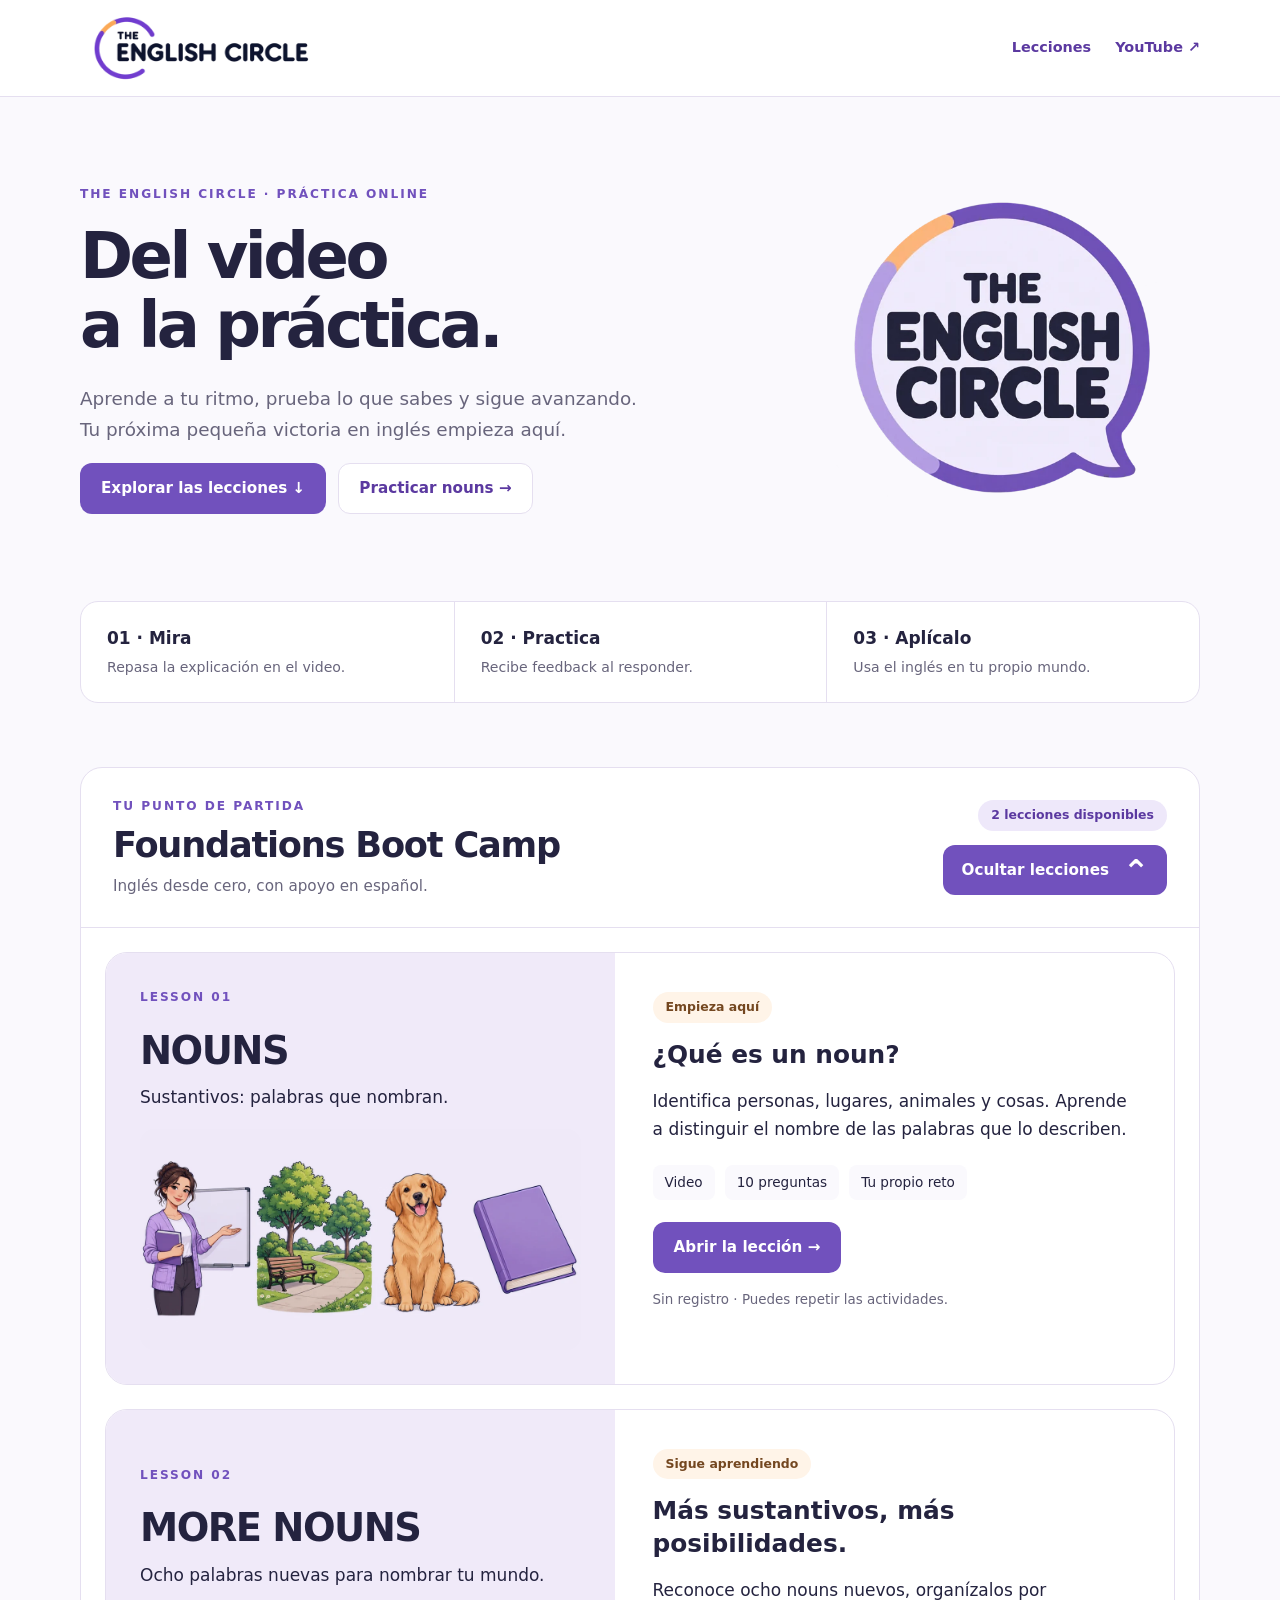
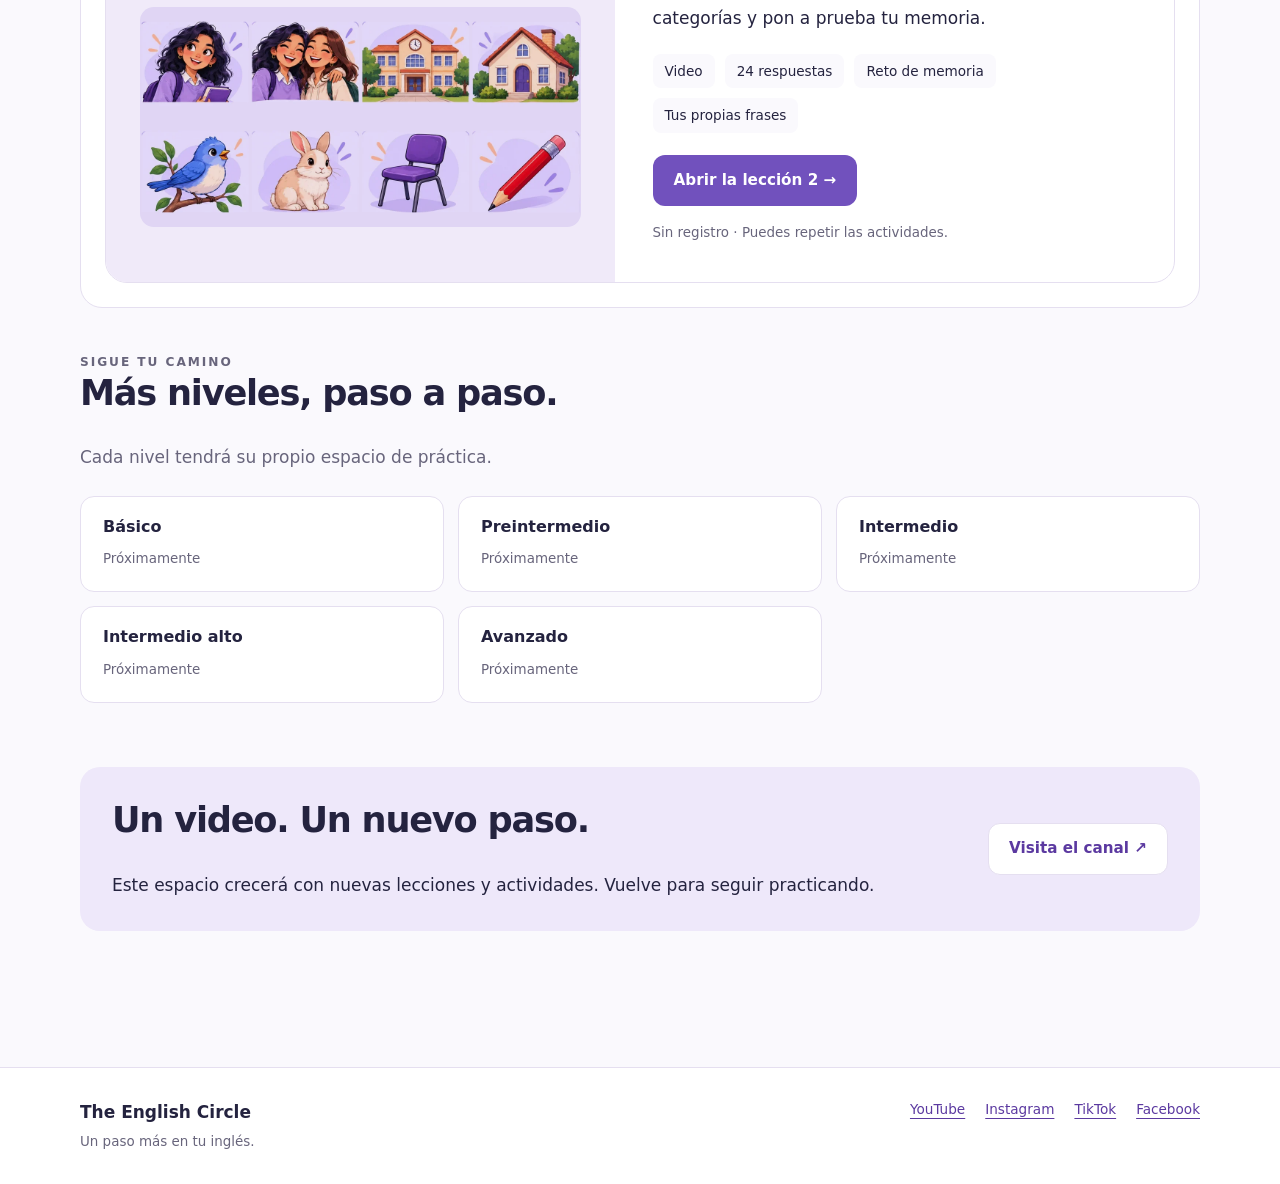
<file: index.html>
<!doctype html><html lang="es"><head><meta charset="utf-8"><meta name="viewport" content="width=device-width,initial-scale=1"><title>Practica tu inglés | The English Circle</title><meta name="description" content="Practica con las lecciones de The English Circle. Actividades interactivas y videos para aprender paso a paso."><meta name="theme-color" content="#7151bd"><link rel="icon" href="assets/badge.webp"><link rel="stylesheet" href="assets/style.css"></head><body><a class="skip" href="#main">Saltar al contenido</a><header class="site-header"><div class="wrap header-inner"><a class="brand" href="index.html" aria-label="The English Circle — Inicio"><img src="assets/logo.webp" alt="The English Circle" width="245" height="86"></a><nav class="nav" aria-label="Principal"><a href="index.html#lessons">Lecciones</a><a href="https://www.youtube.com/@TheEnglishCircleGB" target="_blank" rel="noopener">YouTube ↗</a></nav></div></header><main id="main" class="wrap"><section class="hero"><div><p class="eyebrow">The English Circle · Práctica online</p><h1>Del video<br>a la práctica.</h1><p class="lead">Aprende a tu ritmo, prueba lo que sabes y sigue avanzando. Tu próxima pequeña victoria en inglés empieza aquí.</p><div class="buttons"><a class="btn" href="#lessons">Explorar las lecciones ↓</a><a class="btn secondary" href="foundations/nouns.html">Practicar nouns →</a></div></div><div class="hero-art"><img src="assets/badge.webp" alt="" width="360" height="360"></div></section><div class="intro-strip"><div><strong>01 · Mira</strong><span>Repasa la explicación en el video.</span></div><div><strong>02 · Practica</strong><span>Recibe feedback al responder.</span></div><div><strong>03 · Aplícalo</strong><span>Usa el inglés en tu propio mundo.</span></div></div><section id="lessons"><details class="course" id="foundations-course" open><summary class="course-summary"><span class="course-heading"><span class="eyebrow">Tu punto de partida</span><span class="course-title" role="heading" aria-level="2">Foundations Boot Camp</span><span class="course-description">Inglés desde cero, con apoyo en español.</span></span><span class="course-meta"><span class="tag">2 lecciones disponibles</span><span class="course-toggle"><span class="when-closed">Ver lecciones</span><span class="when-open">Ocultar lecciones</span><span class="chevron" aria-hidden="true">⌄</span></span></span></summary><div class="course-content"><article class="lesson-card"><div class="lesson-cover"><p class="eyebrow">Lesson 01</p><h3 class="cover-title">NOUNS</h3><p>Sustantivos: palabras que nombran.</p><img src="assets/nouns-lineup.webp" alt="Una profesora, un parque, un perro y un libro" width="1774" height="887"></div><div class="lesson-body"><span class="tag light">Empieza aquí</span><h3>¿Qué es un noun?</h3><p>Identifica personas, lugares, animales y cosas. Aprende a distinguir el nombre de las palabras que lo describen.</p><ul class="steps"><li>Video</li><li>10 preguntas</li><li>Tu propio reto</li></ul><a class="btn" href="foundations/nouns.html">Abrir la lección →</a><p class="fine" style="margin-top:16px;margin-bottom:0">Sin registro · Puedes repetir las actividades.</p></div></article><article class="lesson-card"><div class="lesson-cover"><p class="eyebrow">Lesson 02</p><h3 class="cover-title">MORE NOUNS</h3><p>Ocho palabras nuevas para nombrar tu mundo.</p><img src="assets/more-nouns-cover.webp" alt="Nuevas personas, lugares, animales y objetos de la lección 2" width="1200" height="600" loading="lazy"></div><div class="lesson-body"><span class="tag light">Sigue aprendiendo</span><h3>Más sustantivos, más posibilidades.</h3><p>Reconoce ocho nouns nuevos, organízalos por categorías y pon a prueba tu memoria.</p><ul class="steps"><li>Video</li><li>24 respuestas</li><li>Reto de memoria</li><li>Tus propias frases</li></ul><a class="btn" href="foundations/more-nouns.html">Abrir la lección 2 →</a><p class="fine" style="margin-top:16px;margin-bottom:0">Sin registro · Puedes repetir las actividades.</p></div></article></div></details><section class="future-courses" aria-labelledby="future-title"><div class="section-head"><div><p class="eyebrow">Sigue tu camino</p><h2 id="future-title">Más niveles, paso a paso.</h2><p>Cada nivel tendrá su propio espacio de práctica.</p></div></div><div class="future-grid"><div class="future-course"><h3>Básico</h3><span class="fine">Próximamente</span></div><div class="future-course"><h3>Preintermedio</h3><span class="fine">Próximamente</span></div><div class="future-course"><h3>Intermedio</h3><span class="fine">Próximamente</span></div><div class="future-course"><h3>Intermedio alto</h3><span class="fine">Próximamente</span></div><div class="future-course"><h3>Avanzado</h3><span class="fine">Próximamente</span></div></div></section></section><section class="soft-section"><div class="note-panel"><div><h2>Un video. Un nuevo paso.</h2><p>Este espacio crecerá con nuevas lecciones y actividades. Vuelve para seguir practicando.</p></div><a class="btn secondary" href="https://www.youtube.com/@TheEnglishCircleGB" target="_blank" rel="noopener">Visita el canal ↗</a></div></section></main><footer class="site-footer"><div class="wrap footer-inner"><div><strong>The English Circle</strong><br><span class="fine">Un paso más en tu inglés.</span></div><nav class="socials" aria-label="Redes sociales"><a href="https://www.youtube.com/@TheEnglishCircleGB" target="_blank" rel="noopener">YouTube</a><a href="https://www.instagram.com/theenglishcirclegb/" target="_blank" rel="noopener">Instagram</a><a href="https://www.tiktok.com/@theenglishcirclegb" target="_blank" rel="noopener">TikTok</a><a href="https://www.facebook.com/TheEnglishCircleGB" target="_blank" rel="noopener">Facebook</a></nav></div></footer><script src="assets/home.js" defer></script></body></html>
</file>
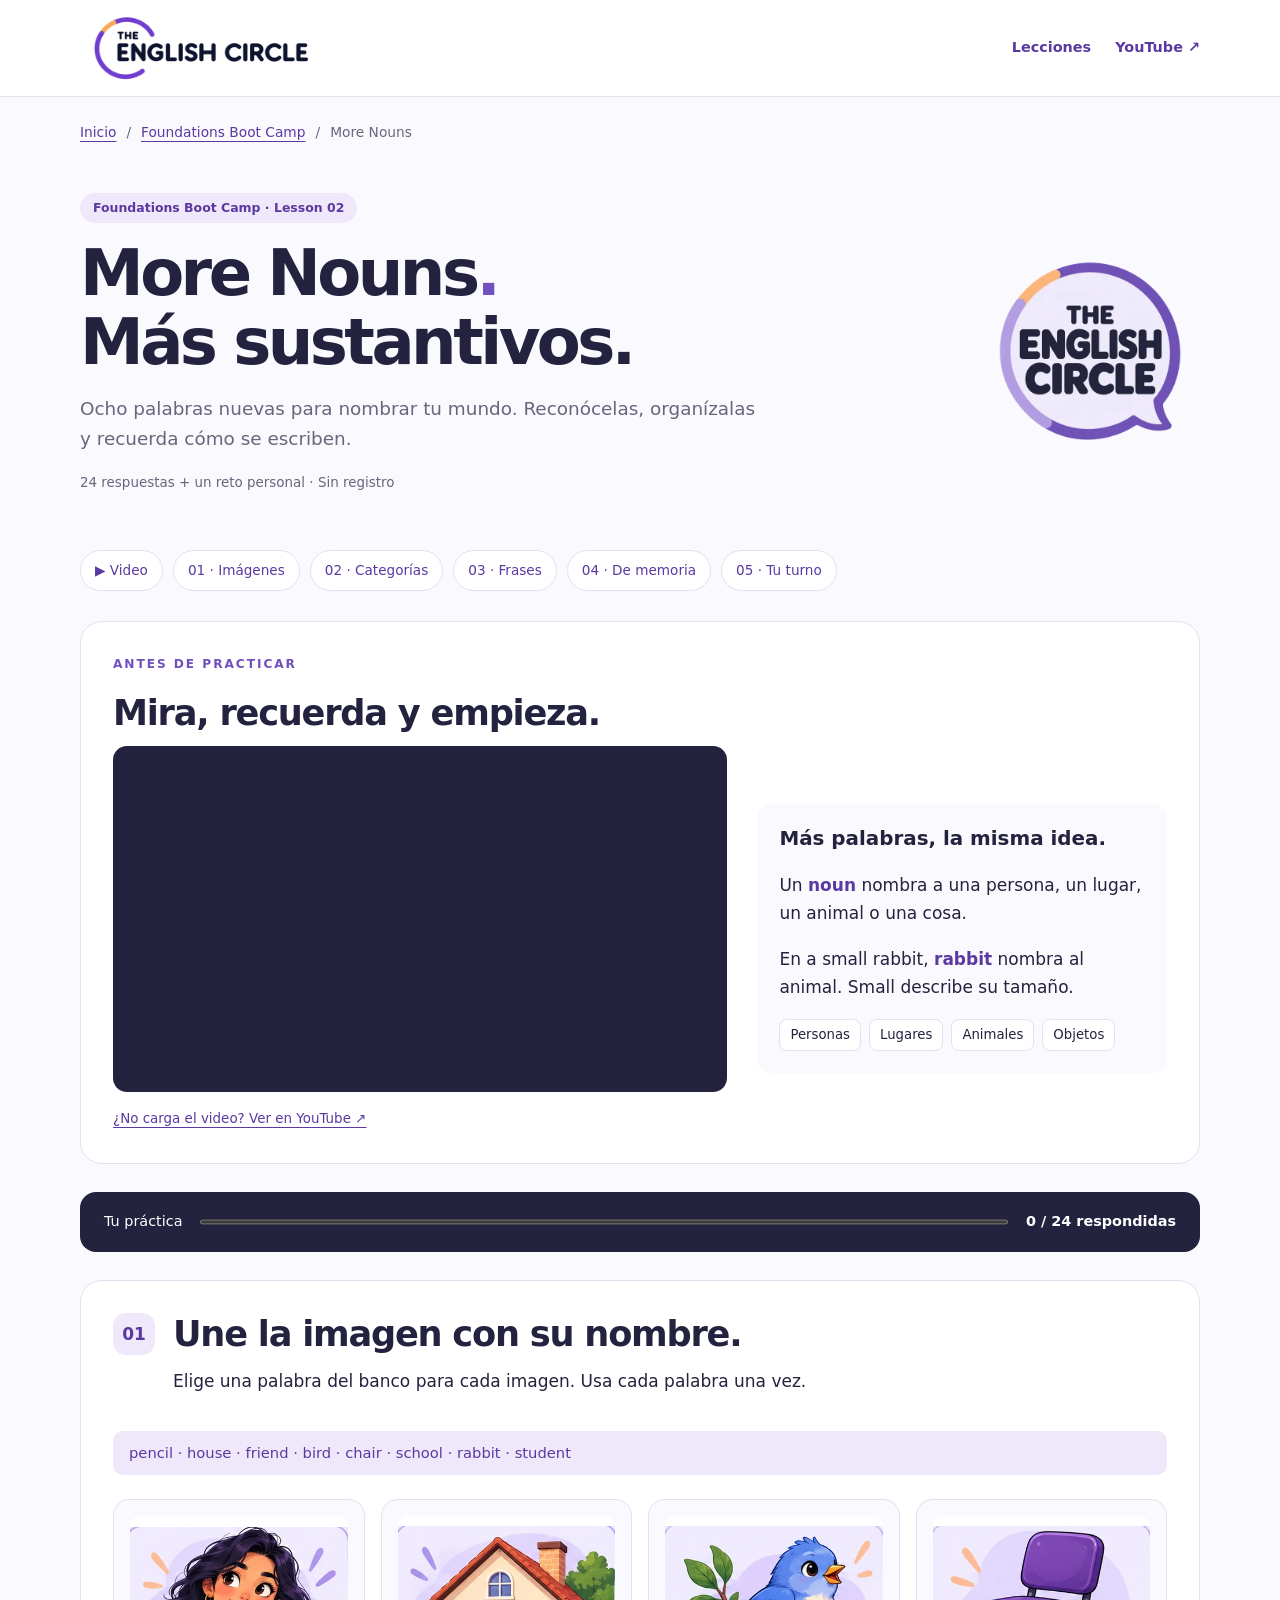
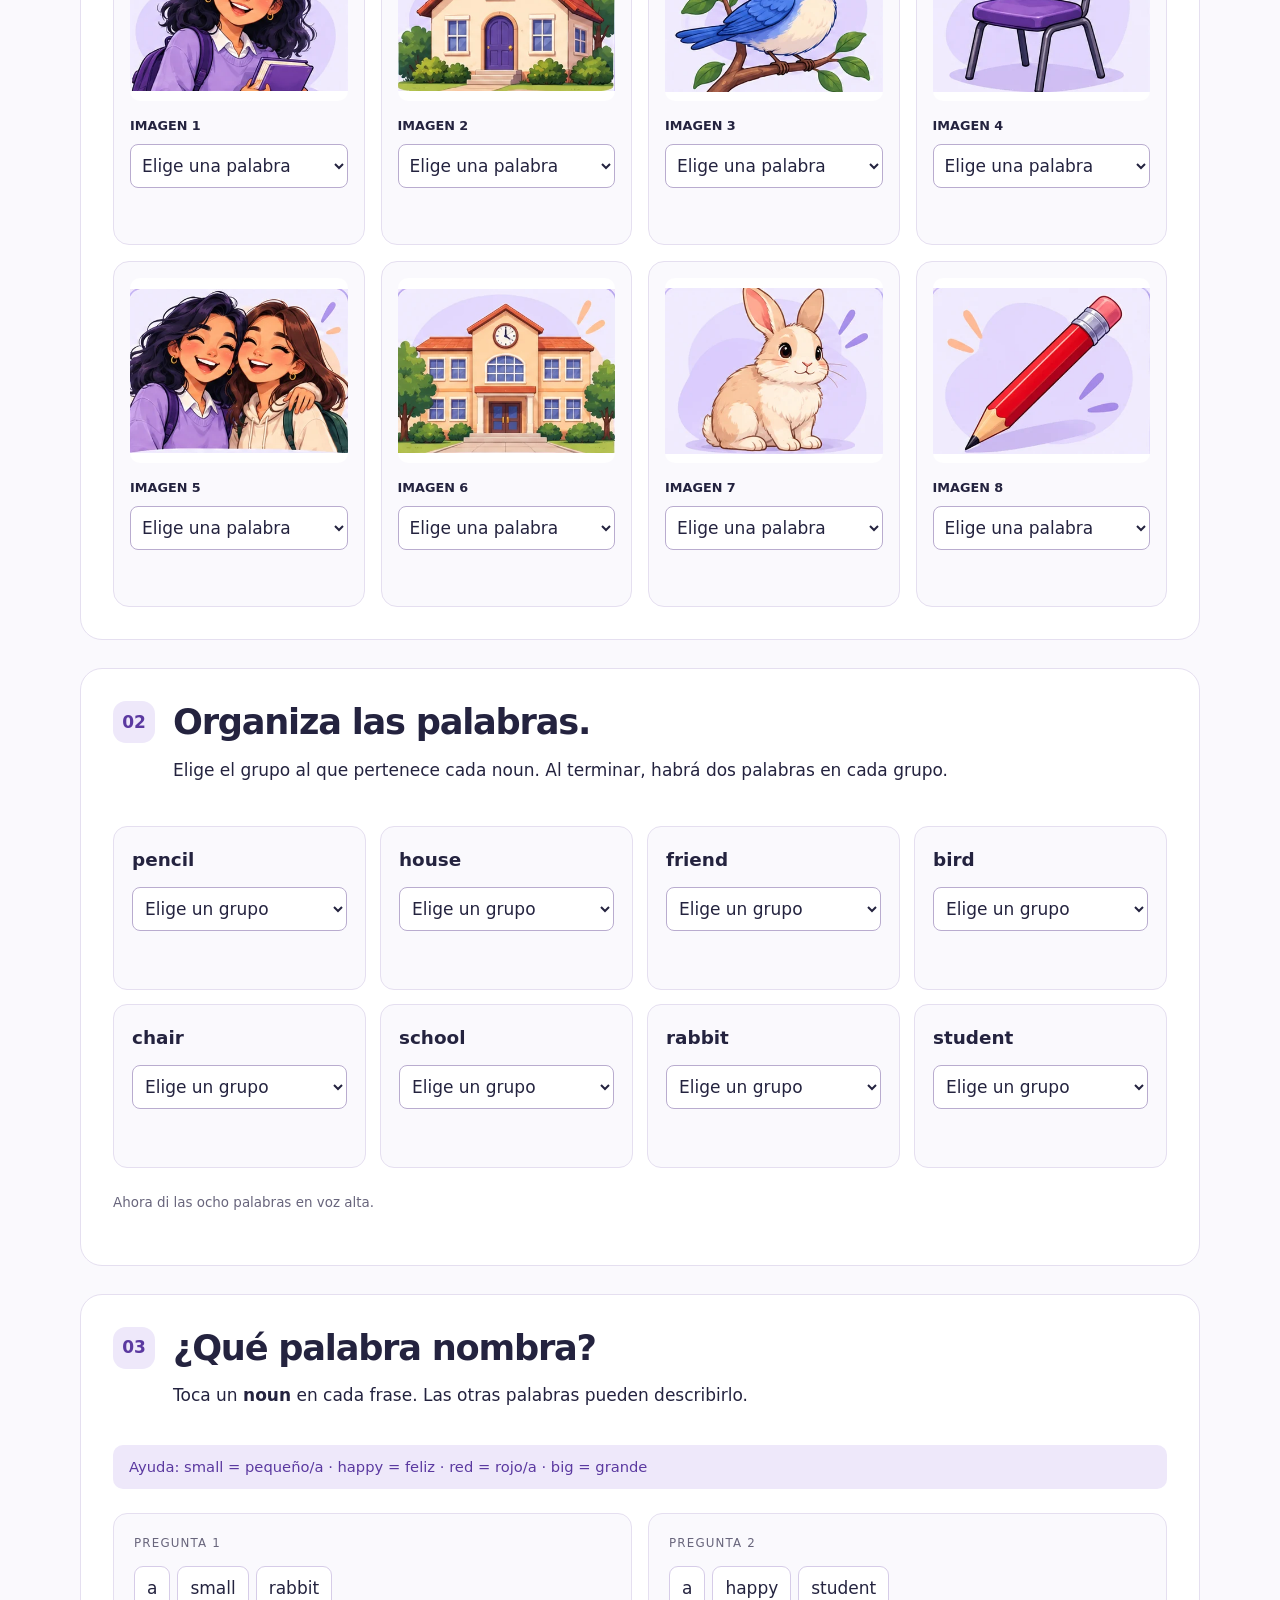
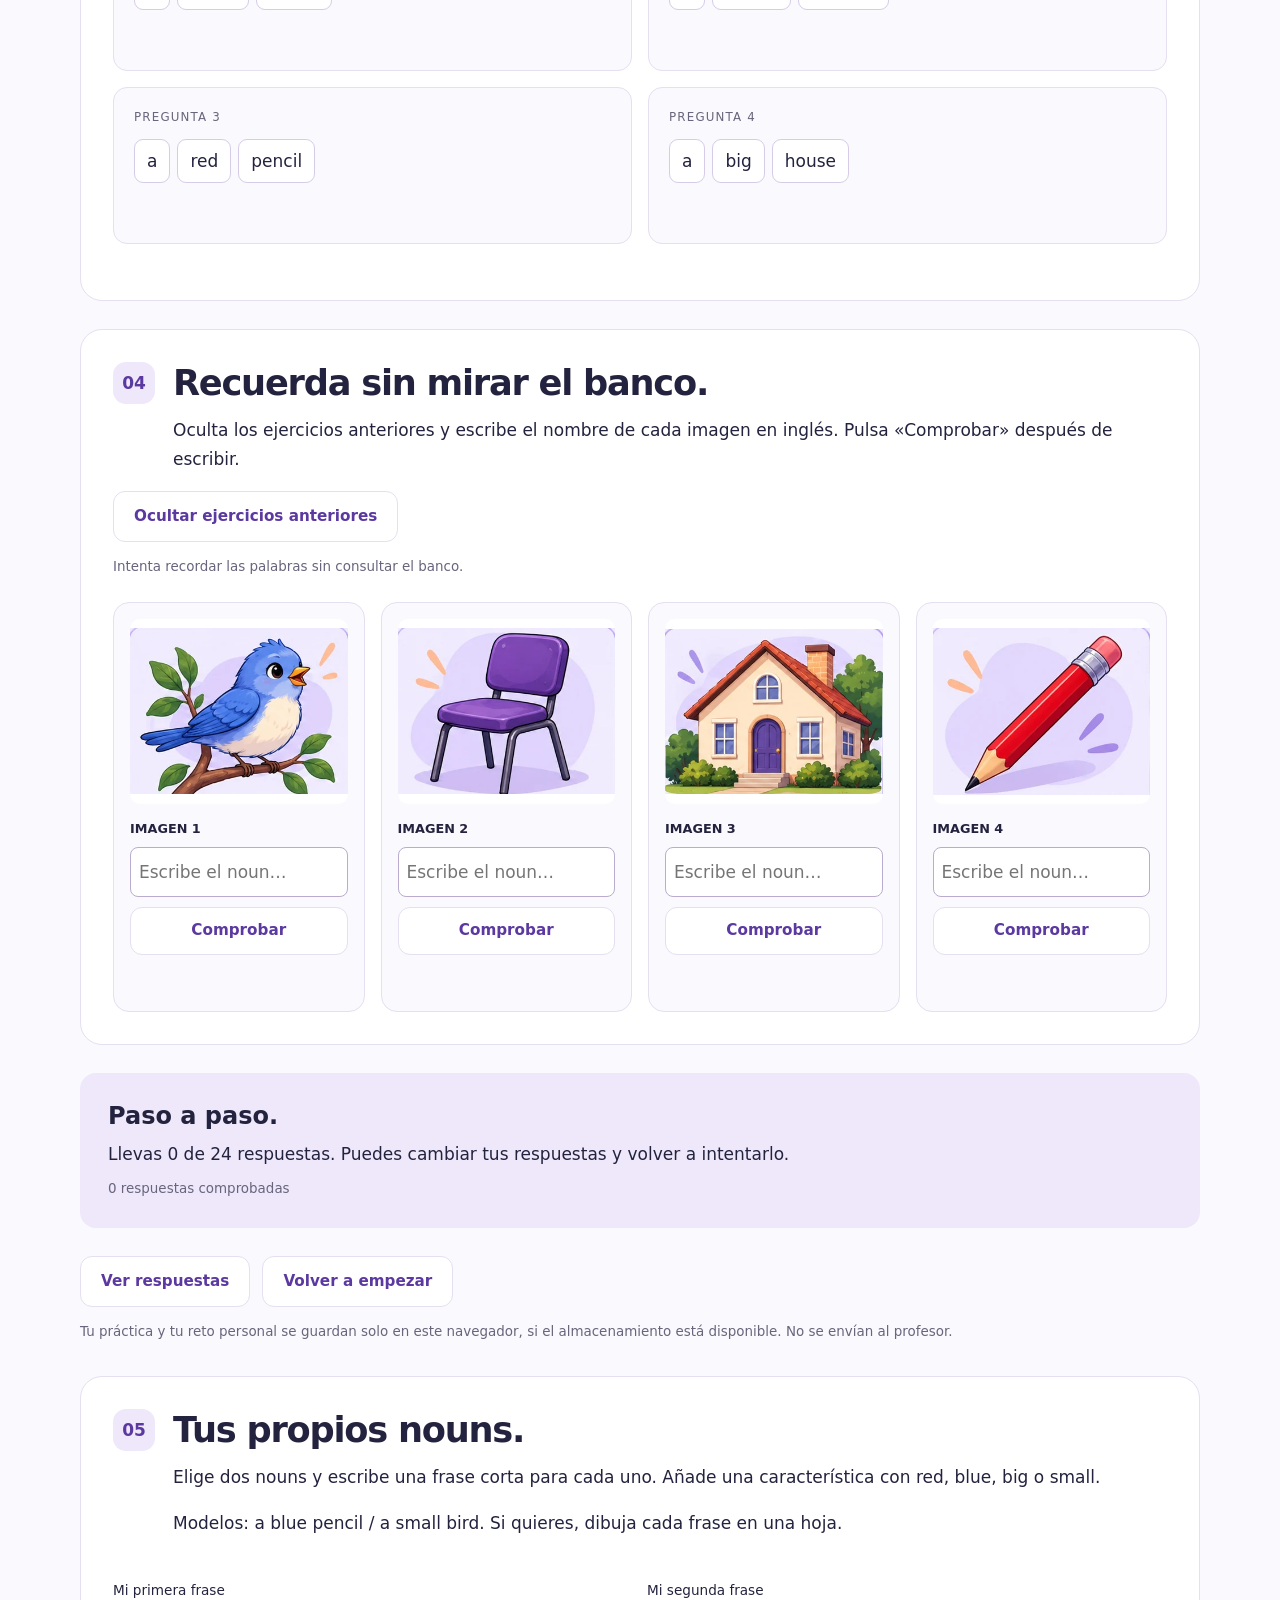
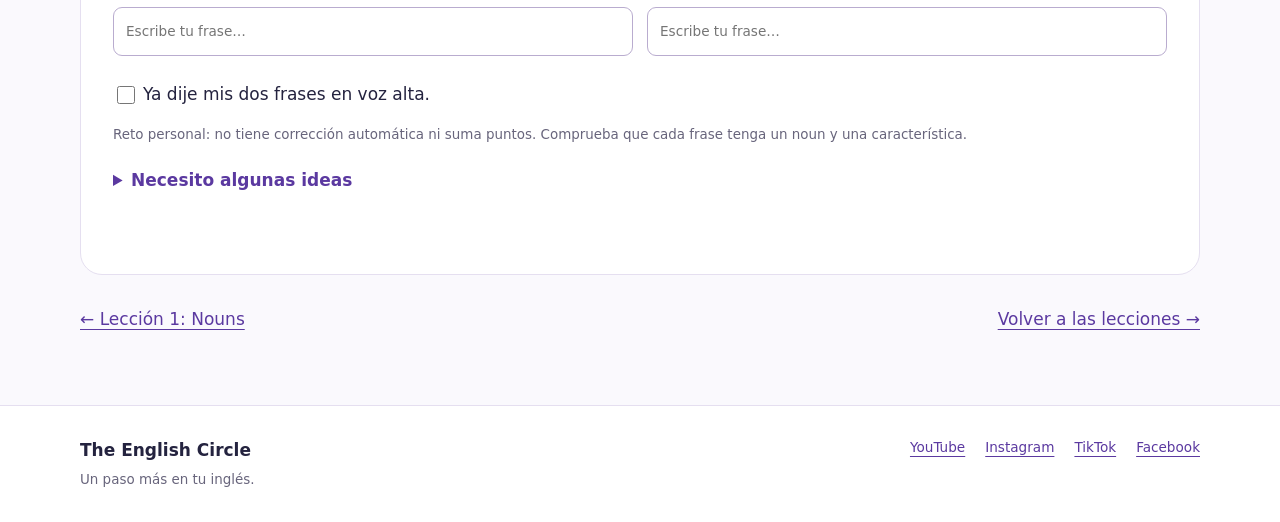
<file: foundations/more-nouns.html>
<!doctype html><html lang="es"><head><meta charset="utf-8"><meta name="viewport" content="width=device-width,initial-scale=1"><title>More Nouns · Más sustantivos | The English Circle</title><meta name="description" content="Practica ocho nouns nuevos: personas, lugares, animales y objetos. Actividades con feedback y un reto de memoria."><meta name="theme-color" content="#7151bd"><link rel="icon" href="../assets/badge.webp"><link rel="stylesheet" href="../assets/style.css"><meta name="referrer" content="strict-origin-when-cross-origin"></head><body><a class="skip" href="#main">Saltar al contenido</a><header class="site-header"><div class="wrap header-inner"><a class="brand" href="../index.html" aria-label="The English Circle — Inicio"><img src="../assets/logo.webp" alt="The English Circle" width="245" height="86"></a><nav class="nav" aria-label="Principal"><a href="../index.html#lessons">Lecciones</a><a href="https://www.youtube.com/@TheEnglishCircleGB" target="_blank" rel="noopener">YouTube ↗</a></nav></div></header><main id="main" class="wrap"><nav class="breadcrumbs" aria-label="Ruta"><a href="../index.html">Inicio</a><span>/</span><a href="../index.html#foundations-course">Foundations Boot Camp</a><span>/</span><span>More Nouns</span></nav><section class="lesson-hero"><div><span class="tag">Foundations Boot Camp · Lesson 02</span><h1>More Nouns<span style="color:var(--purple)">.</span><br>Más sustantivos.</h1><p class="lead">Ocho palabras nuevas para nombrar tu mundo. Reconócelas, organízalas y recuerda cómo se escriben.</p><p class="fine">24 respuestas + un reto personal · Sin registro</p></div><img src="../assets/badge.webp" alt="" width="220" height="220"></section><nav class="lesson-nav" aria-label="Secciones de la lección"><a href="#watch">▶ Video</a><a href="#pictures">01 · Imágenes</a><a href="#categories">02 · Categorías</a><a href="#phrases">03 · Frases</a><a href="#recall">04 · De memoria</a><a href="#your-turn">05 · Tu turno</a></nav><section class="panel" id="watch"><p class="eyebrow">Antes de practicar</p><h2>Mira, recuerda y empieza.</h2><div class="video-grid"><div><div id="video-local" class="video-local"><span class="video-play" aria-hidden="true">▶</span><p class="eyebrow">The English Circle · Lesson 02</p><h3>More Nouns</h3><p>Más sustantivos en inglés</p><a class="btn" href="https://youtu.be/YCzaXKp64a4" target="_blank" rel="noopener">Ver el video en YouTube ↗</a></div><iframe class="video-frame" id="lesson-video" hidden data-src="https://www.youtube-nocookie.com/embed/YCzaXKp64a4?playsinline=1" title="More Nouns · Lección 2 — The English Circle" loading="lazy" allow="accelerometer; autoplay; clipboard-write; encrypted-media; gyroscope; picture-in-picture; web-share" referrerpolicy="strict-origin-when-cross-origin" allowfullscreen></iframe><a class="video-fallback" href="https://youtu.be/YCzaXKp64a4" target="_blank" rel="noopener">¿No carga el video? Ver en YouTube ↗</a></div><div class="reminder"><h3>Más palabras, la misma idea.</h3><p>Un <strong>noun</strong> nombra a una persona, un lugar, un animal o una cosa.</p><p>En <span lang="en">a small rabbit</span>, <strong lang="en">rabbit</strong> nombra al animal. <span lang="en">Small</span> describe su tamaño.</p><ul class="category-list"><li>Personas</li><li>Lugares</li><li>Animales</li><li>Objetos</li></ul></div></div></section><div id="practice"><div class="progress-panel"><p>Tu práctica</p><progress id="progress" value="0" max="24" aria-label="Respuestas comprobadas"></progress><strong id="progress-text" aria-live="polite">0 / 24 respondidas</strong></div><div id="earlier-exercises"><section class="panel" id="pictures"><div class="panel-top"><span class="step-number">01</span><div><h2>Une la imagen con su nombre.</h2><p>Elige una palabra del banco para cada imagen. Usa cada palabra una vez.</p></div></div><div class="word-bank" lang="en">pencil · house · friend · bird · chair · school · rabbit · student</div><div class="picture-grid"><div class="picture-card" data-question="0" data-answer="student" data-explain="Student significa estudiante." data-hint="Observa la imagen y busca su nombre en el banco."><img src="../assets/l02-student.webp" alt="Una joven con uniforme, mochila y libros" width="384" height="290"><label for="l02-picture-0">IMAGEN 1</label><select id="l02-picture-0" aria-describedby="l02-feedback-0"><option value="">Elige una palabra</option><option value="pencil">pencil</option><option value="house">house</option><option value="friend">friend</option><option value="bird">bird</option><option value="chair">chair</option><option value="school">school</option><option value="rabbit">rabbit</option><option value="student">student</option></select><p class="feedback" id="l02-feedback-0" aria-live="polite"></p></div><div class="picture-card" data-question="1" data-answer="house" data-explain="House significa casa." data-hint="Observa la imagen y busca su nombre en el banco."><img src="../assets/l02-house.webp" alt="Un edificio pequeño con tejado, puerta y ventanas" width="384" height="290"><label for="l02-picture-1">IMAGEN 2</label><select id="l02-picture-1" aria-describedby="l02-feedback-1"><option value="">Elige una palabra</option><option value="pencil">pencil</option><option value="house">house</option><option value="friend">friend</option><option value="bird">bird</option><option value="chair">chair</option><option value="school">school</option><option value="rabbit">rabbit</option><option value="student">student</option></select><p class="feedback" id="l02-feedback-1" aria-live="polite"></p></div><div class="picture-card" data-question="2" data-answer="bird" data-explain="Bird significa pájaro." data-hint="Observa la imagen y busca su nombre en el banco."><img src="../assets/l02-bird.webp" alt="Un animal azul con alas y pico, posado en una rama" width="384" height="290"><label for="l02-picture-2">IMAGEN 3</label><select id="l02-picture-2" aria-describedby="l02-feedback-2"><option value="">Elige una palabra</option><option value="pencil">pencil</option><option value="house">house</option><option value="friend">friend</option><option value="bird">bird</option><option value="chair">chair</option><option value="school">school</option><option value="rabbit">rabbit</option><option value="student">student</option></select><p class="feedback" id="l02-feedback-2" aria-live="polite"></p></div><div class="picture-card" data-question="3" data-answer="chair" data-explain="Chair significa silla." data-hint="Observa la imagen y busca su nombre en el banco."><img src="../assets/l02-chair.webp" alt="Un asiento morado con respaldo y cuatro patas" width="384" height="290"><label for="l02-picture-3">IMAGEN 4</label><select id="l02-picture-3" aria-describedby="l02-feedback-3"><option value="">Elige una palabra</option><option value="pencil">pencil</option><option value="house">house</option><option value="friend">friend</option><option value="bird">bird</option><option value="chair">chair</option><option value="school">school</option><option value="rabbit">rabbit</option><option value="student">student</option></select><p class="feedback" id="l02-feedback-3" aria-live="polite"></p></div><div class="picture-card" data-question="4" data-answer="friend" data-explain="Friend significa amigo o amiga." data-hint="Observa la imagen y busca su nombre en el banco."><img src="../assets/l02-friend.webp" alt="Dos jóvenes abrazándose y sonriendo" width="384" height="290"><label for="l02-picture-4">IMAGEN 5</label><select id="l02-picture-4" aria-describedby="l02-feedback-4"><option value="">Elige una palabra</option><option value="pencil">pencil</option><option value="house">house</option><option value="friend">friend</option><option value="bird">bird</option><option value="chair">chair</option><option value="school">school</option><option value="rabbit">rabbit</option><option value="student">student</option></select><p class="feedback" id="l02-feedback-4" aria-live="polite"></p></div><div class="picture-card" data-question="5" data-answer="school" data-explain="School significa escuela." data-hint="Observa la imagen y busca su nombre en el banco."><img src="../assets/l02-school.webp" alt="Un edificio grande con reloj, patio y entrada central" width="384" height="290"><label for="l02-picture-5">IMAGEN 6</label><select id="l02-picture-5" aria-describedby="l02-feedback-5"><option value="">Elige una palabra</option><option value="pencil">pencil</option><option value="house">house</option><option value="friend">friend</option><option value="bird">bird</option><option value="chair">chair</option><option value="school">school</option><option value="rabbit">rabbit</option><option value="student">student</option></select><p class="feedback" id="l02-feedback-5" aria-live="polite"></p></div><div class="picture-card" data-question="6" data-answer="rabbit" data-explain="Rabbit significa conejo." data-hint="Observa la imagen y busca su nombre en el banco."><img src="../assets/l02-rabbit.webp" alt="Un animal de orejas largas y pelaje claro" width="384" height="290"><label for="l02-picture-6">IMAGEN 7</label><select id="l02-picture-6" aria-describedby="l02-feedback-6"><option value="">Elige una palabra</option><option value="pencil">pencil</option><option value="house">house</option><option value="friend">friend</option><option value="bird">bird</option><option value="chair">chair</option><option value="school">school</option><option value="rabbit">rabbit</option><option value="student">student</option></select><p class="feedback" id="l02-feedback-6" aria-live="polite"></p></div><div class="picture-card" data-question="7" data-answer="pencil" data-explain="Pencil significa lápiz." data-hint="Observa la imagen y busca su nombre en el banco."><img src="../assets/l02-pencil.webp" alt="Un útil de escritura rojo con punta y goma" width="384" height="290"><label for="l02-picture-7">IMAGEN 8</label><select id="l02-picture-7" aria-describedby="l02-feedback-7"><option value="">Elige una palabra</option><option value="pencil">pencil</option><option value="house">house</option><option value="friend">friend</option><option value="bird">bird</option><option value="chair">chair</option><option value="school">school</option><option value="rabbit">rabbit</option><option value="student">student</option></select><p class="feedback" id="l02-feedback-7" aria-live="polite"></p></div></div></section><section class="panel" id="categories"><div class="panel-top"><span class="step-number">02</span><div><h2>Organiza las palabras.</h2><p>Elige el grupo al que pertenece cada noun. Al terminar, habrá dos palabras en cada grupo.</p></div></div><div class="category-grid"><div class="category-card" data-question="8" data-answer="objetos" data-explain="Pencil pertenece a objetos." data-hint="Piensa: ¿nombra a una persona, un lugar, un animal o un objeto?"><label for="l02-category-8" lang="en">pencil</label><select id="l02-category-8" aria-describedby="l02-feedback-8"><option value="">Elige un grupo</option><option value="personas">Personas</option><option value="lugares">Lugares</option><option value="animales">Animales</option><option value="objetos">Objetos</option></select><p class="feedback" id="l02-feedback-8" aria-live="polite"></p></div><div class="category-card" data-question="9" data-answer="lugares" data-explain="House pertenece a lugares." data-hint="Piensa: ¿nombra a una persona, un lugar, un animal o un objeto?"><label for="l02-category-9" lang="en">house</label><select id="l02-category-9" aria-describedby="l02-feedback-9"><option value="">Elige un grupo</option><option value="personas">Personas</option><option value="lugares">Lugares</option><option value="animales">Animales</option><option value="objetos">Objetos</option></select><p class="feedback" id="l02-feedback-9" aria-live="polite"></p></div><div class="category-card" data-question="10" data-answer="personas" data-explain="Friend pertenece a personas." data-hint="Piensa: ¿nombra a una persona, un lugar, un animal o un objeto?"><label for="l02-category-10" lang="en">friend</label><select id="l02-category-10" aria-describedby="l02-feedback-10"><option value="">Elige un grupo</option><option value="personas">Personas</option><option value="lugares">Lugares</option><option value="animales">Animales</option><option value="objetos">Objetos</option></select><p class="feedback" id="l02-feedback-10" aria-live="polite"></p></div><div class="category-card" data-question="11" data-answer="animales" data-explain="Bird pertenece a animales." data-hint="Piensa: ¿nombra a una persona, un lugar, un animal o un objeto?"><label for="l02-category-11" lang="en">bird</label><select id="l02-category-11" aria-describedby="l02-feedback-11"><option value="">Elige un grupo</option><option value="personas">Personas</option><option value="lugares">Lugares</option><option value="animales">Animales</option><option value="objetos">Objetos</option></select><p class="feedback" id="l02-feedback-11" aria-live="polite"></p></div><div class="category-card" data-question="12" data-answer="objetos" data-explain="Chair pertenece a objetos." data-hint="Piensa: ¿nombra a una persona, un lugar, un animal o un objeto?"><label for="l02-category-12" lang="en">chair</label><select id="l02-category-12" aria-describedby="l02-feedback-12"><option value="">Elige un grupo</option><option value="personas">Personas</option><option value="lugares">Lugares</option><option value="animales">Animales</option><option value="objetos">Objetos</option></select><p class="feedback" id="l02-feedback-12" aria-live="polite"></p></div><div class="category-card" data-question="13" data-answer="lugares" data-explain="School pertenece a lugares." data-hint="Piensa: ¿nombra a una persona, un lugar, un animal o un objeto?"><label for="l02-category-13" lang="en">school</label><select id="l02-category-13" aria-describedby="l02-feedback-13"><option value="">Elige un grupo</option><option value="personas">Personas</option><option value="lugares">Lugares</option><option value="animales">Animales</option><option value="objetos">Objetos</option></select><p class="feedback" id="l02-feedback-13" aria-live="polite"></p></div><div class="category-card" data-question="14" data-answer="animales" data-explain="Rabbit pertenece a animales." data-hint="Piensa: ¿nombra a una persona, un lugar, un animal o un objeto?"><label for="l02-category-14" lang="en">rabbit</label><select id="l02-category-14" aria-describedby="l02-feedback-14"><option value="">Elige un grupo</option><option value="personas">Personas</option><option value="lugares">Lugares</option><option value="animales">Animales</option><option value="objetos">Objetos</option></select><p class="feedback" id="l02-feedback-14" aria-live="polite"></p></div><div class="category-card" data-question="15" data-answer="personas" data-explain="Student pertenece a personas." data-hint="Piensa: ¿nombra a una persona, un lugar, un animal o un objeto?"><label for="l02-category-15" lang="en">student</label><select id="l02-category-15" aria-describedby="l02-feedback-15"><option value="">Elige un grupo</option><option value="personas">Personas</option><option value="lugares">Lugares</option><option value="animales">Animales</option><option value="objetos">Objetos</option></select><p class="feedback" id="l02-feedback-15" aria-live="polite"></p></div></div><p class="fine">Ahora di las ocho palabras en voz alta.</p></section><section class="panel" id="phrases"><div class="panel-top"><span class="step-number">03</span><div><h2>¿Qué palabra nombra?</h2><p>Toca un <strong>noun</strong> en cada frase. Las otras palabras pueden describirlo.</p></div></div><div class="word-bank">Ayuda: <span lang="en">small</span> = pequeño/a · <span lang="en">happy</span> = feliz · <span lang="en">red</span> = rojo/a · <span lang="en">big</span> = grande</div><div class="questions"><div class="question" data-question="16" data-answer="rabbit" data-explain="Rabbit nombra al animal; small describe su tamaño." data-hint="Busca la palabra que nombra; las otras palabras pueden describirla."><span class="question-label">Pregunta 1</span><div class="word-options" role="group" aria-label="Encuentra el noun: a small rabbit" lang="en"><button type="button" class="word" data-word="a" aria-pressed="false">a</button><button type="button" class="word" data-word="small" aria-pressed="false">small</button><button type="button" class="word" data-word="rabbit" aria-pressed="false">rabbit</button></div><p class="feedback" id="l02-feedback-16" aria-live="polite"></p></div><div class="question" data-question="17" data-answer="student" data-explain="Student nombra a la persona; happy describe cómo se siente." data-hint="Busca la palabra que nombra; las otras palabras pueden describirla."><span class="question-label">Pregunta 2</span><div class="word-options" role="group" aria-label="Encuentra el noun: a happy student" lang="en"><button type="button" class="word" data-word="a" aria-pressed="false">a</button><button type="button" class="word" data-word="happy" aria-pressed="false">happy</button><button type="button" class="word" data-word="student" aria-pressed="false">student</button></div><p class="feedback" id="l02-feedback-17" aria-live="polite"></p></div><div class="question" data-question="18" data-answer="pencil" data-explain="Pencil nombra al objeto; red indica su color." data-hint="Busca la palabra que nombra; las otras palabras pueden describirla."><span class="question-label">Pregunta 3</span><div class="word-options" role="group" aria-label="Encuentra el noun: a red pencil" lang="en"><button type="button" class="word" data-word="a" aria-pressed="false">a</button><button type="button" class="word" data-word="red" aria-pressed="false">red</button><button type="button" class="word" data-word="pencil" aria-pressed="false">pencil</button></div><p class="feedback" id="l02-feedback-18" aria-live="polite"></p></div><div class="question" data-question="19" data-answer="house" data-explain="House nombra el lugar; big describe su tamaño." data-hint="Busca la palabra que nombra; las otras palabras pueden describirla."><span class="question-label">Pregunta 4</span><div class="word-options" role="group" aria-label="Encuentra el noun: a big house" lang="en"><button type="button" class="word" data-word="a" aria-pressed="false">a</button><button type="button" class="word" data-word="big" aria-pressed="false">big</button><button type="button" class="word" data-word="house" aria-pressed="false">house</button></div><p class="feedback" id="l02-feedback-19" aria-live="polite"></p></div></div></section></div><section class="panel" id="recall"><div class="panel-top"><span class="step-number">04</span><div><h2>Recuerda sin mirar el banco.</h2><p>Oculta los ejercicios anteriores y escribe el nombre de cada imagen en inglés. Pulsa «Comprobar» después de escribir.</p></div></div><button type="button" class="btn secondary" id="memory-mode" aria-expanded="true" aria-controls="earlier-exercises">Ocultar ejercicios anteriores</button><p class="fine" id="memory-note" aria-live="polite">Intenta recordar las palabras sin consultar el banco.</p><div class="picture-grid"><div class="picture-card recall-card" data-question="20" data-answer="bird" data-explain="Bird: ¡recordaste la palabra!" data-hint="Mira la imagen y revisa la escritura. Escribe solo el noun en inglés."><img src="../assets/l02-bird.webp" alt="Un animal azul con alas y pico, posado en una rama" width="384" height="290"><label for="l02-recall-0">IMAGEN 1</label><input id="l02-recall-0" type="text" class="recall-input" lang="en" maxlength="40" autocomplete="off" autocapitalize="none" spellcheck="false" placeholder="Escribe el noun…" aria-describedby="l02-feedback-20"><button type="button" class="btn secondary check-recall">Comprobar</button><p class="feedback" id="l02-feedback-20" aria-live="polite"></p></div><div class="picture-card recall-card" data-question="21" data-answer="chair" data-explain="Chair: ¡recordaste la palabra!" data-hint="Mira la imagen y revisa la escritura. Escribe solo el noun en inglés."><img src="../assets/l02-chair.webp" alt="Un asiento morado con respaldo y cuatro patas" width="384" height="290"><label for="l02-recall-1">IMAGEN 2</label><input id="l02-recall-1" type="text" class="recall-input" lang="en" maxlength="40" autocomplete="off" autocapitalize="none" spellcheck="false" placeholder="Escribe el noun…" aria-describedby="l02-feedback-21"><button type="button" class="btn secondary check-recall">Comprobar</button><p class="feedback" id="l02-feedback-21" aria-live="polite"></p></div><div class="picture-card recall-card" data-question="22" data-answer="house" data-explain="House: ¡recordaste la palabra!" data-hint="Mira la imagen y revisa la escritura. Escribe solo el noun en inglés."><img src="../assets/l02-house.webp" alt="Un edificio pequeño con tejado, puerta y ventanas" width="384" height="290"><label for="l02-recall-2">IMAGEN 3</label><input id="l02-recall-2" type="text" class="recall-input" lang="en" maxlength="40" autocomplete="off" autocapitalize="none" spellcheck="false" placeholder="Escribe el noun…" aria-describedby="l02-feedback-22"><button type="button" class="btn secondary check-recall">Comprobar</button><p class="feedback" id="l02-feedback-22" aria-live="polite"></p></div><div class="picture-card recall-card" data-question="23" data-answer="pencil" data-explain="Pencil: ¡recordaste la palabra!" data-hint="Mira la imagen y revisa la escritura. Escribe solo el noun en inglés."><img src="../assets/l02-pencil.webp" alt="Un útil de escritura rojo con punta y goma" width="384" height="290"><label for="l02-recall-3">IMAGEN 4</label><input id="l02-recall-3" type="text" class="recall-input" lang="en" maxlength="40" autocomplete="off" autocapitalize="none" spellcheck="false" placeholder="Escribe el noun…" aria-describedby="l02-feedback-23"><button type="button" class="btn secondary check-recall">Comprobar</button><p class="feedback" id="l02-feedback-23" aria-live="polite"></p></div></div></section><div class="result" aria-live="polite"><h3 id="result-title">Paso a paso.</h3><p id="result-message">Completa las actividades. Puedes corregir tus respuestas y volver a intentarlo.</p><p id="attempts" class="fine" style="margin-top:10px">0 respuestas comprobadas</p></div><div class="buttons"><button class="btn secondary" id="show-answers" type="button" aria-expanded="false" aria-controls="answer-key">Ver respuestas</button><button class="btn secondary" id="reset" type="button">Volver a empezar</button></div><div id="answer-key" class="answer-reveal" hidden><strong>Respuestas</strong><p>01 · student, house, bird, chair, friend, school, rabbit, pencil.</p><p>02 · Personas: student, friend. Lugares: school, house. Animales: bird, rabbit. Objetos: chair, pencil.</p><p>03 · rabbit, student, pencil, house.<br>04 · bird, chair, house, pencil.</p><p class="fine" style="margin:0">Consultar esta clave no cambia tu puntuación.</p></div><p class="fine" style="margin-top:14px">Tu práctica y tu reto personal se guardan solo en este navegador, si el almacenamiento está disponible. No se envían al profesor.</p></div><section class="panel" id="your-turn" style="margin-top:32px"><div class="panel-top"><span class="step-number">05</span><div><h2>Tus propios nouns.</h2><p>Elige dos nouns y escribe una frase corta para cada uno. Añade una característica con <span lang="en">red, blue, big</span> o <span lang="en">small</span>.</p><p>Modelos: <span lang="en">a blue pencil / a small bird</span>. Si quieres, dibuja cada frase en una hoja.</p></div></div><div class="personal-grid two"><label>Mi primera frase<input id="personal-1" type="text" lang="en" maxlength="100" autocomplete="off" placeholder="Escribe tu frase…"></label><label>Mi segunda frase<input id="personal-2" type="text" lang="en" maxlength="100" autocomplete="off" placeholder="Escribe tu frase…"></label></div><label class="self-check"><input id="spoken" type="checkbox">Ya dije mis dos frases en voz alta.</label><p class="fine">Reto personal: no tiene corrección automática ni suma puntos. Comprueba que cada frase tenga un noun y una característica.</p><details><summary>Necesito algunas ideas</summary><p lang="en">a red chair · a big house · a blue pencil · a small bird</p></details><p id="personal-message" class="feedback" aria-live="polite"></p></section><div class="below-actions"><a href="nouns.html">← Lección 1: Nouns</a><a href="../index.html#foundations-course">Volver a las lecciones →</a></div></main><dialog id="reset-dialog" class="reset-dialog"><h2>¿Empezamos de nuevo?</h2><p>Se borrarán tus respuestas, el contador y tu reto personal de esta lección.</p><div class="buttons"><button id="cancel-reset" class="btn secondary" type="button">Cancelar</button><button id="confirm-reset" class="btn" type="button">Sí, reiniciar</button></div></dialog><footer class="site-footer"><div class="wrap footer-inner"><div><strong>The English Circle</strong><br><span class="fine">Un paso más en tu inglés.</span></div><nav class="socials" aria-label="Redes sociales"><a href="https://www.youtube.com/@TheEnglishCircleGB" target="_blank" rel="noopener">YouTube</a><a href="https://www.instagram.com/theenglishcirclegb/" target="_blank" rel="noopener">Instagram</a><a href="https://www.tiktok.com/@theenglishcirclegb" target="_blank" rel="noopener">TikTok</a><a href="https://www.facebook.com/TheEnglishCircleGB" target="_blank" rel="noopener">Facebook</a></nav></div></footer><script src="../assets/more-nouns.js" defer></script><script src="../assets/video.js" defer></script></body></html>
</file>
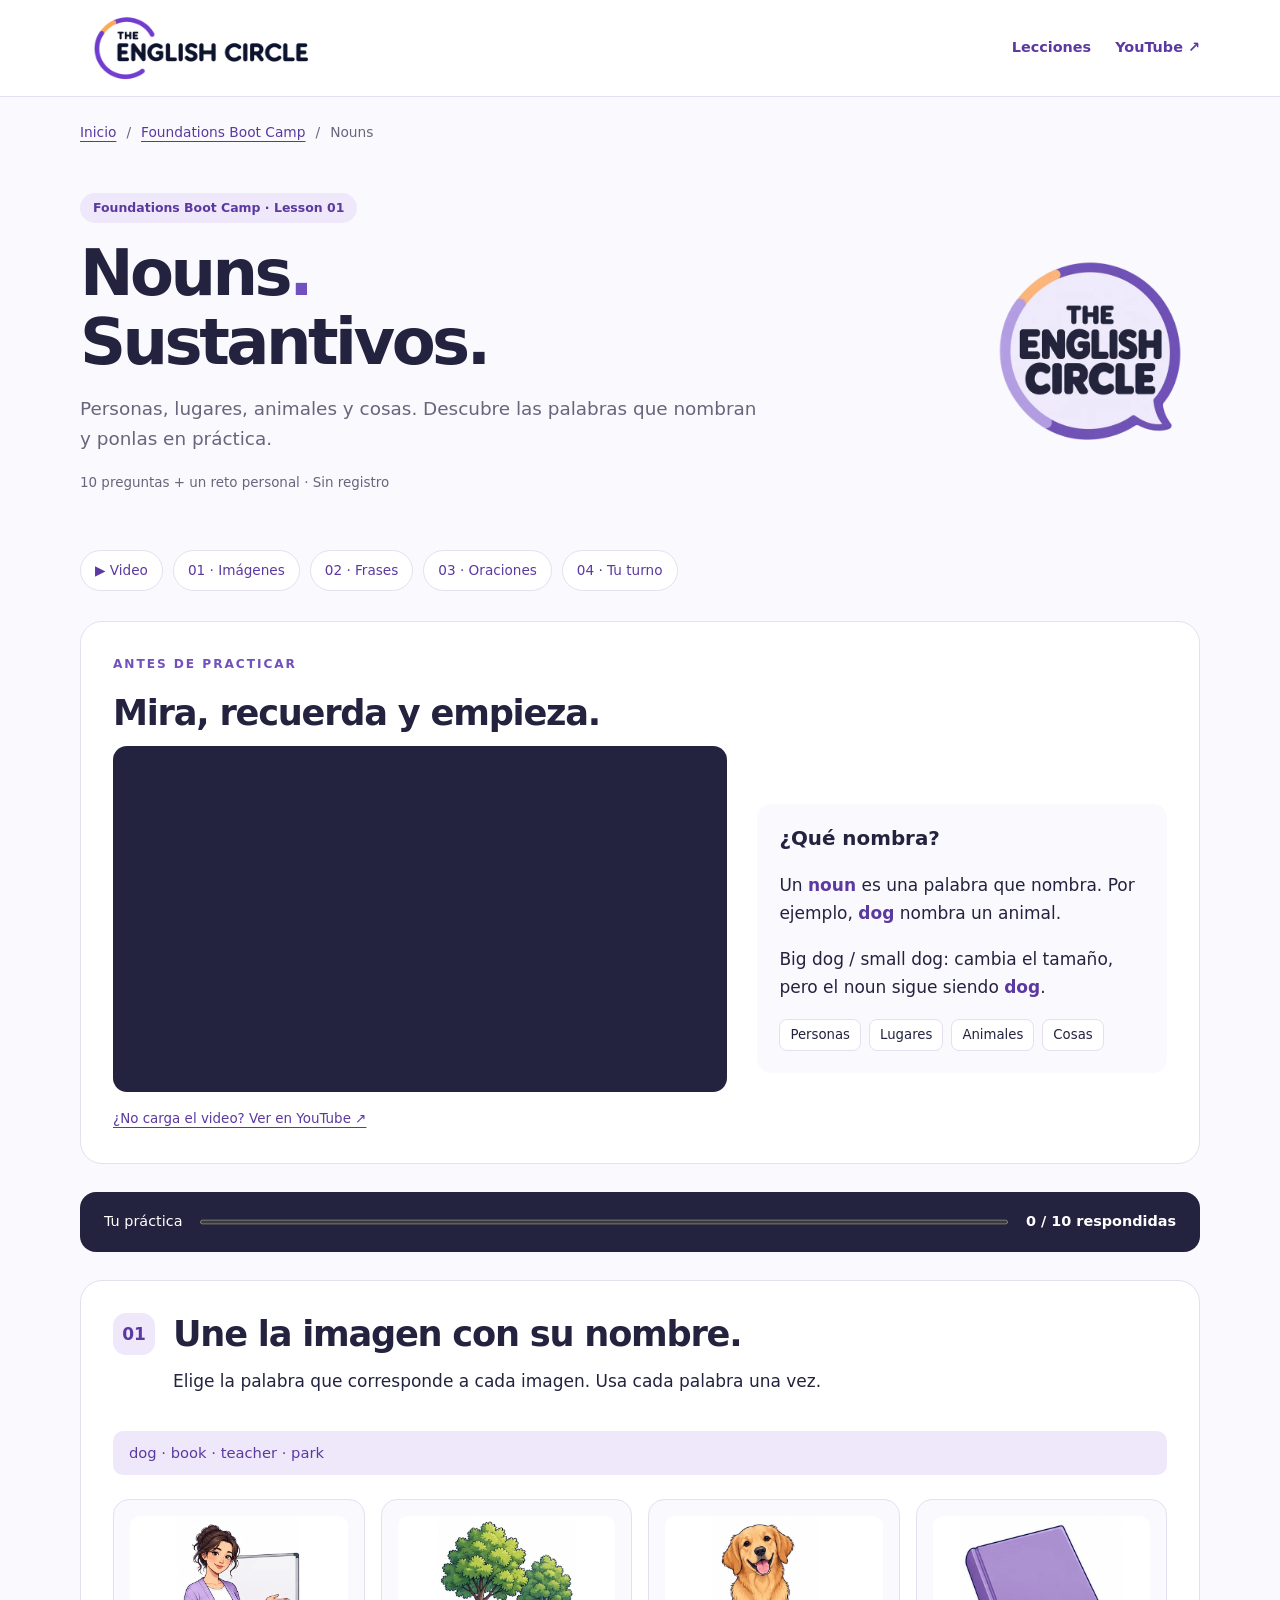
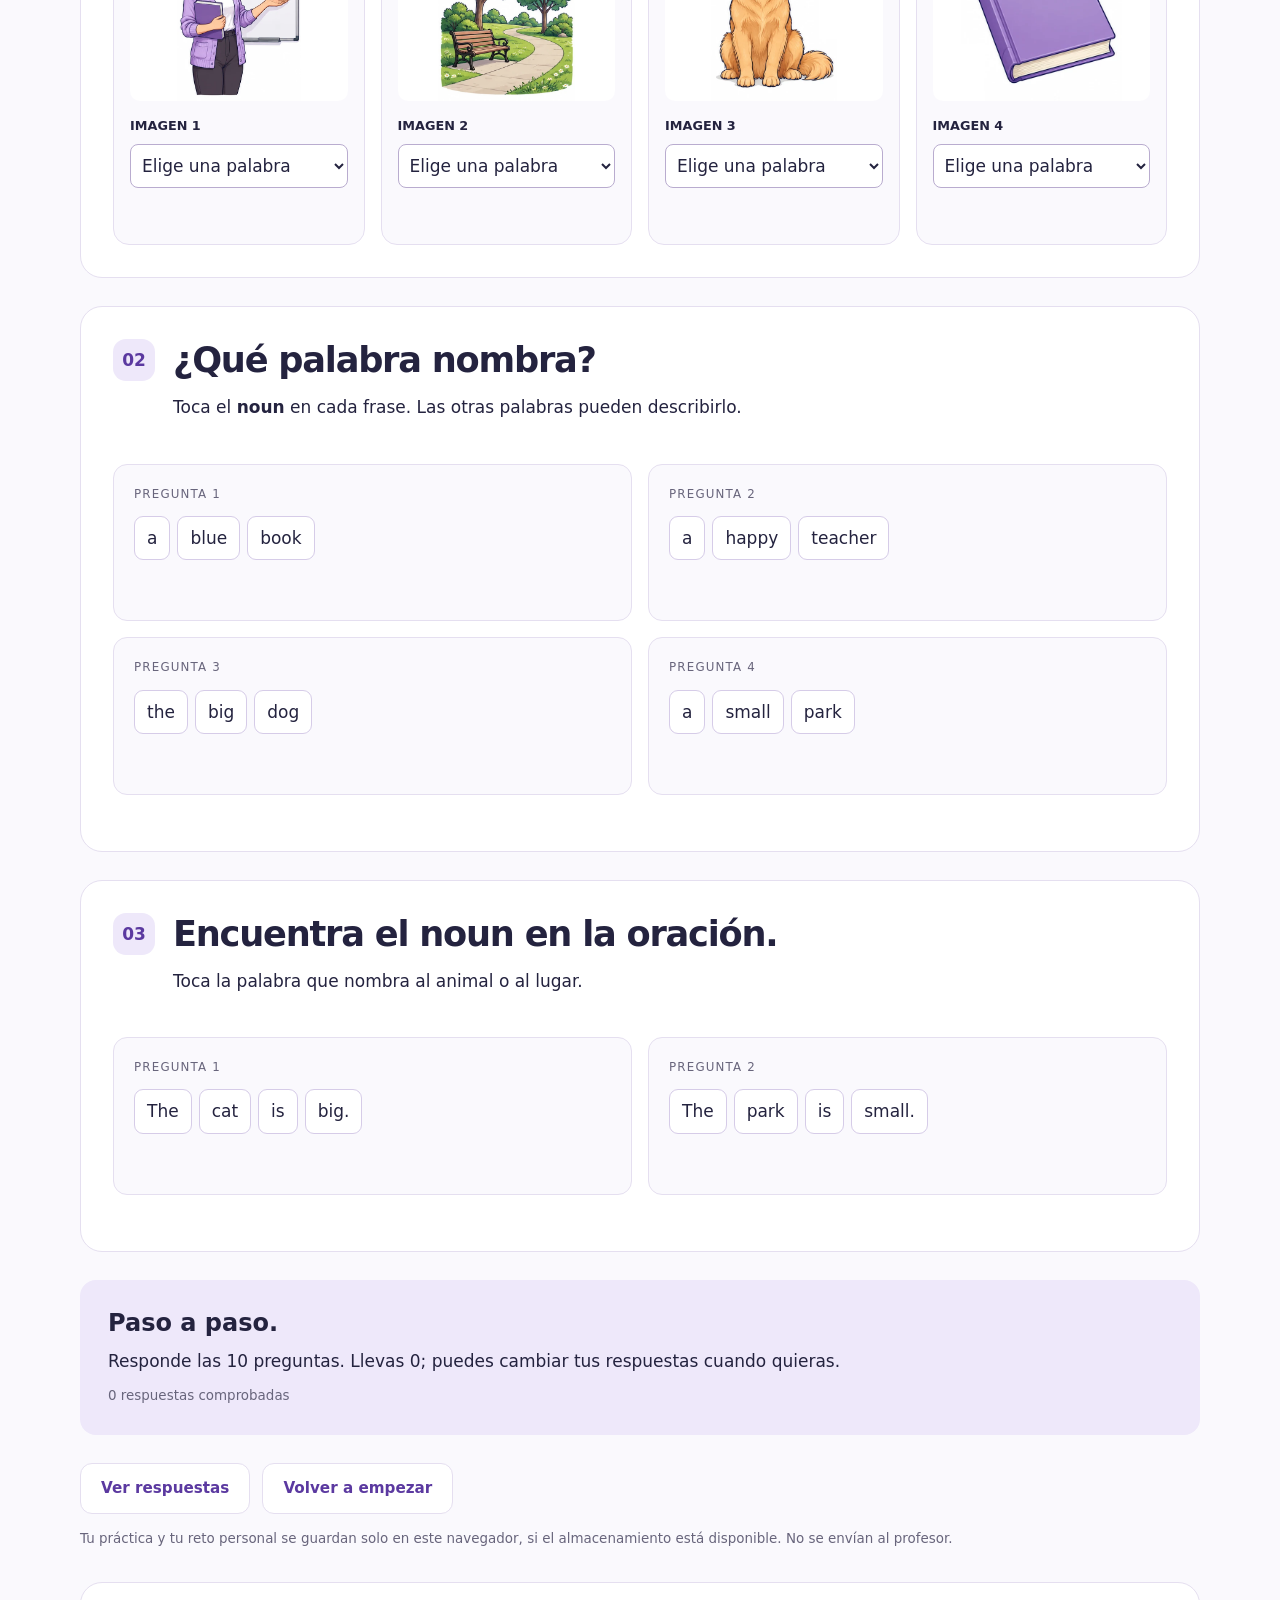
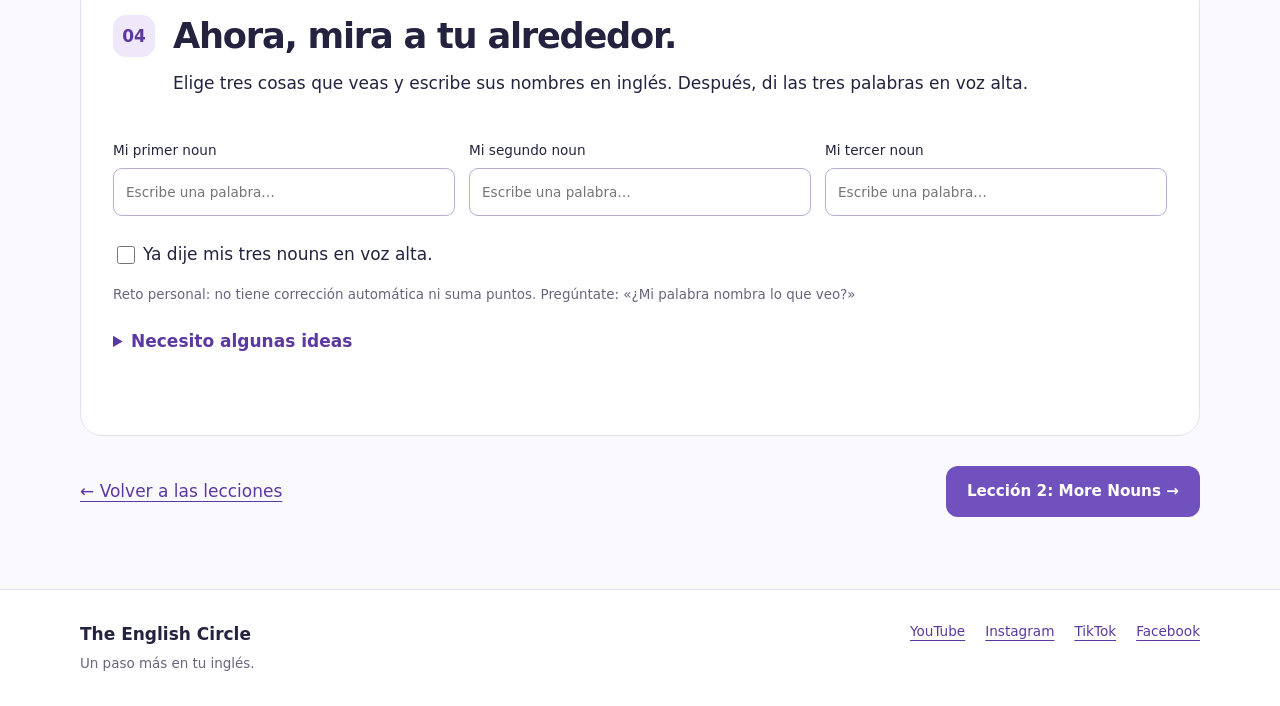
<file: foundations/nouns.html>
<!doctype html><html lang="es"><head><meta charset="utf-8"><meta name="viewport" content="width=device-width,initial-scale=1"><title>Nouns · Sustantivos | The English Circle</title><meta name="description" content="Practica los nouns con imágenes, frases y oraciones. Actividades interactivas con feedback en español."><meta name="theme-color" content="#7151bd"><link rel="icon" href="../assets/badge.webp"><link rel="stylesheet" href="../assets/style.css"><meta name="referrer" content="strict-origin-when-cross-origin"></head><body><a class="skip" href="#main">Saltar al contenido</a><header class="site-header"><div class="wrap header-inner"><a class="brand" href="../index.html" aria-label="The English Circle — Inicio"><img src="../assets/logo.webp" alt="The English Circle" width="245" height="86"></a><nav class="nav" aria-label="Principal"><a href="../index.html#lessons">Lecciones</a><a href="https://www.youtube.com/@TheEnglishCircleGB" target="_blank" rel="noopener">YouTube ↗</a></nav></div></header><main id="main" class="wrap"><nav class="breadcrumbs" aria-label="Ruta"><a href="../index.html">Inicio</a><span>/</span><a href="../index.html#lessons">Foundations Boot Camp</a><span>/</span><span>Nouns</span></nav><section class="lesson-hero"><div><span class="tag">Foundations Boot Camp · Lesson 01</span><h1>Nouns<span style="color:var(--purple)">.</span><br>Sustantivos.</h1><p class="lead">Personas, lugares, animales y cosas. Descubre las palabras que nombran y ponlas en práctica.</p><p class="fine">10 preguntas + un reto personal · Sin registro</p></div><img src="../assets/badge.webp" alt="" width="220" height="220"></section><nav class="lesson-nav" aria-label="Secciones de la lección"><a href="#watch">▶ Video</a><a href="#pictures">01 · Imágenes</a><a href="#phrases">02 · Frases</a><a href="#sentences">03 · Oraciones</a><a href="#your-turn">04 · Tu turno</a></nav><section class="panel" id="watch"><p class="eyebrow">Antes de practicar</p><h2>Mira, recuerda y empieza.</h2><div class="video-grid"><div><div id="video-local" class="video-local"><span class="video-play" aria-hidden="true">▶</span><p class="eyebrow">The English Circle · Lesson 01</p><h3>¿Qué es un NOUN?</h3><p>Sustantivos en inglés desde cero</p><a class="btn" href="https://youtu.be/yy2fxhLVoRI" target="_blank" rel="noopener">Ver el video en YouTube ↗</a></div><iframe class="video-frame" id="lesson-video" hidden data-src="https://www.youtube-nocookie.com/embed/yy2fxhLVoRI?playsinline=1" title="¿Qué es un NOUN? Sustantivos en inglés desde cero — The English Circle" loading="lazy" allow="accelerometer; autoplay; clipboard-write; encrypted-media; gyroscope; picture-in-picture; web-share" referrerpolicy="strict-origin-when-cross-origin" allowfullscreen></iframe><a class="video-fallback" href="https://youtu.be/yy2fxhLVoRI" target="_blank" rel="noopener">¿No carga el video? Ver en YouTube ↗</a></div><div class="reminder"><h3>¿Qué nombra?</h3><p>Un <strong>noun</strong> es una palabra que nombra. Por ejemplo, <strong lang="en">dog</strong> nombra un animal.</p><p><span lang="en">Big dog / small dog</span>: cambia el tamaño, pero el noun sigue siendo <strong lang="en">dog</strong>.</p><ul class="category-list"><li>Personas</li><li>Lugares</li><li>Animales</li><li>Cosas</li></ul></div></div></section><div id="practice"><div class="progress-panel"><p>Tu práctica</p><progress id="progress" value="0" max="10" aria-label="Preguntas respondidas"></progress><strong id="progress-text" aria-live="polite">0 / 10 respondidas</strong></div><section class="panel" id="pictures"><div class="panel-top"><span class="step-number">01</span><div><h2>Une la imagen con su nombre.</h2><p>Elige la palabra que corresponde a cada imagen. Usa cada palabra una vez.</p></div></div><div class="word-bank" lang="en">dog · book · teacher · park</div><div class="picture-grid"><div class="picture-card" data-question="0"><img src="../assets/teacher.webp" alt="Una mujer junto a una pizarra, con un libro en la mano" width="180" height="185"><label for="picture-1">IMAGEN 1</label><select id="picture-1" data-answer="teacher" aria-describedby="feedback-0"><option value="">Elige una palabra</option><option value="dog">dog</option><option value="book">book</option><option value="teacher">teacher</option><option value="park">park</option></select><p id="feedback-0" class="feedback" aria-live="polite"></p></div><div class="picture-card" data-question="1"><img src="../assets/park.webp" alt="Un espacio verde con árboles, un camino y un banco" width="180" height="185"><label for="picture-2">IMAGEN 2</label><select id="picture-2" data-answer="park" aria-describedby="feedback-1"><option value="">Elige una palabra</option><option value="dog">dog</option><option value="book">book</option><option value="teacher">teacher</option><option value="park">park</option></select><p id="feedback-1" class="feedback" aria-live="polite"></p></div><div class="picture-card" data-question="2"><img src="../assets/dog.webp" alt="Un animal doméstico de cuatro patas, pelaje dorado y orejas caídas" width="180" height="185"><label for="picture-3">IMAGEN 3</label><select id="picture-3" data-answer="dog" aria-describedby="feedback-2"><option value="">Elige una palabra</option><option value="dog">dog</option><option value="book">book</option><option value="teacher">teacher</option><option value="park">park</option></select><p id="feedback-2" class="feedback" aria-live="polite"></p></div><div class="picture-card" data-question="3"><img src="../assets/book.webp" alt="Un objeto de tapa morada con páginas en su interior" width="180" height="185"><label for="picture-4">IMAGEN 4</label><select id="picture-4" data-answer="book" aria-describedby="feedback-3"><option value="">Elige una palabra</option><option value="dog">dog</option><option value="book">book</option><option value="teacher">teacher</option><option value="park">park</option></select><p id="feedback-3" class="feedback" aria-live="polite"></p></div></div></section><section class="panel" id="phrases"><div class="panel-top"><span class="step-number">02</span><div><h2>¿Qué palabra nombra?</h2><p>Toca el <strong>noun</strong> en cada frase. Las otras palabras pueden describirlo.</p></div></div><div class="questions" lang="en"><div class="question" data-question="4" data-answer="book"><span class="question-label">Pregunta 1</span><div class="word-options" role="group" aria-label="Encuentra el noun: a blue book"><button type="button" class="word" data-word="a" aria-pressed="false">a</button><button type="button" class="word" data-word="blue" aria-pressed="false">blue</button><button type="button" class="word" data-word="book" aria-pressed="false">book</button></div><p class="feedback" id="feedback-4" aria-live="polite"></p></div><div class="question" data-question="5" data-answer="teacher"><span class="question-label">Pregunta 2</span><div class="word-options" role="group" aria-label="Encuentra el noun: a happy teacher"><button type="button" class="word" data-word="a" aria-pressed="false">a</button><button type="button" class="word" data-word="happy" aria-pressed="false">happy</button><button type="button" class="word" data-word="teacher" aria-pressed="false">teacher</button></div><p class="feedback" id="feedback-5" aria-live="polite"></p></div><div class="question" data-question="6" data-answer="dog"><span class="question-label">Pregunta 3</span><div class="word-options" role="group" aria-label="Encuentra el noun: the big dog"><button type="button" class="word" data-word="the" aria-pressed="false">the</button><button type="button" class="word" data-word="big" aria-pressed="false">big</button><button type="button" class="word" data-word="dog" aria-pressed="false">dog</button></div><p class="feedback" id="feedback-6" aria-live="polite"></p></div><div class="question" data-question="7" data-answer="park"><span class="question-label">Pregunta 4</span><div class="word-options" role="group" aria-label="Encuentra el noun: a small park"><button type="button" class="word" data-word="a" aria-pressed="false">a</button><button type="button" class="word" data-word="small" aria-pressed="false">small</button><button type="button" class="word" data-word="park" aria-pressed="false">park</button></div><p class="feedback" id="feedback-7" aria-live="polite"></p></div></div></section><section class="panel" id="sentences"><div class="panel-top"><span class="step-number">03</span><div><h2>Encuentra el noun en la oración.</h2><p>Toca la palabra que nombra al animal o al lugar.</p></div></div><div class="questions" lang="en"><div class="question" data-question="8" data-answer="cat"><span class="question-label">Pregunta 1</span><div class="word-options" role="group" aria-label="Encuentra el noun: The cat is big."><button type="button" class="word" data-word="The" aria-pressed="false">The</button><button type="button" class="word" data-word="cat" aria-pressed="false">cat</button><button type="button" class="word" data-word="is" aria-pressed="false">is</button><button type="button" class="word" data-word="big." aria-pressed="false">big.</button></div><p class="feedback" id="feedback-8" aria-live="polite"></p></div><div class="question" data-question="9" data-answer="park"><span class="question-label">Pregunta 2</span><div class="word-options" role="group" aria-label="Encuentra el noun: The park is small."><button type="button" class="word" data-word="The" aria-pressed="false">The</button><button type="button" class="word" data-word="park" aria-pressed="false">park</button><button type="button" class="word" data-word="is" aria-pressed="false">is</button><button type="button" class="word" data-word="small." aria-pressed="false">small.</button></div><p class="feedback" id="feedback-9" aria-live="polite"></p></div></div></section><div class="result" aria-live="polite"><h3 id="result-title">Paso a paso.</h3><p id="result-message">Responde las 10 preguntas. Puedes cambiar tus respuestas y volver a intentarlo.</p><p id="attempts" class="fine" style="margin-top:10px">0 respuestas comprobadas</p></div><div class="buttons"><button class="btn secondary" id="show-answers" type="button" aria-expanded="false" aria-controls="answer-key">Ver respuestas</button><button class="btn secondary" id="reset" type="button">Volver a empezar</button></div><div id="answer-key" class="answer-reveal" hidden><strong>Respuestas</strong><p>01 · teacher, park, dog, book.<br>02 · book, teacher, dog, park.<br>03 · cat, park.</p><p class="fine" style="margin:0">Consultar esta clave no cambia tu puntuación.</p></div><p class="fine" style="margin-top:14px">Tu práctica y tu reto personal se guardan solo en este navegador, si el almacenamiento está disponible. No se envían al profesor.</p></div><section class="panel" id="your-turn" style="margin-top:32px"><div class="panel-top"><span class="step-number">04</span><div><h2>Ahora, mira a tu alrededor.</h2><p>Elige tres cosas que veas y escribe sus nombres en inglés. Después, di las tres palabras en voz alta.</p></div></div><div class="personal-grid"><label>Mi primer noun<input id="personal-1" type="text" maxlength="60" autocomplete="off" placeholder="Escribe una palabra…" lang="en"></label><label>Mi segundo noun<input id="personal-2" type="text" maxlength="60" autocomplete="off" placeholder="Escribe una palabra…" lang="en"></label><label>Mi tercer noun<input id="personal-3" type="text" maxlength="60" autocomplete="off" placeholder="Escribe una palabra…" lang="en"></label></div><label class="self-check"><input id="spoken" type="checkbox">Ya dije mis tres nouns en voz alta.</label><p class="fine">Reto personal: no tiene corrección automática ni suma puntos. Pregúntate: «¿Mi palabra nombra lo que veo?»</p><details><summary>Necesito algunas ideas</summary><p lang="en">book · phone · bag</p><p>Si quieres, dibuja tus tres cosas en una hoja y escribe sus nombres debajo.</p></details><p id="personal-message" class="feedback" aria-live="polite"></p></section><div class="below-actions"><a href="../index.html#lessons">← Volver a las lecciones</a><a class="btn" href="more-nouns.html">Lección 2: More Nouns →</a></div></main><dialog id="reset-dialog" class="reset-dialog"><h2>¿Empezamos de nuevo?</h2><p>Se borrarán tus respuestas, el contador y tu reto personal de esta lección.</p><div class="buttons"><button id="cancel-reset" class="btn secondary" type="button">Cancelar</button><button id="confirm-reset" class="btn" type="button">Sí, reiniciar</button></div></dialog><footer class="site-footer"><div class="wrap footer-inner"><div><strong>The English Circle</strong><br><span class="fine">Un paso más en tu inglés.</span></div><nav class="socials" aria-label="Redes sociales"><a href="https://www.youtube.com/@TheEnglishCircleGB" target="_blank" rel="noopener">YouTube</a><a href="https://www.instagram.com/theenglishcirclegb/" target="_blank" rel="noopener">Instagram</a><a href="https://www.tiktok.com/@theenglishcirclegb" target="_blank" rel="noopener">TikTok</a><a href="https://www.facebook.com/TheEnglishCircleGB" target="_blank" rel="noopener">Facebook</a></nav></div></footer><script src="../assets/nouns.js" defer></script><script src="../assets/video.js" defer></script></body></html>
</file>
<file: assets/style.css>
:root{--navy:#24233f;--purple:#7151bd;--deep:#5b39a0;--lavender:#eee8fa;--paper:#faf9fd;--muted:#68657c;--line:#e5dff0;--orange:#ffc489;--green:#186548;--red:#9e3048}*{box-sizing:border-box}html{scroll-behavior:smooth;scroll-padding-top:24px}body{margin:0;background:var(--paper);color:var(--navy);font:17px/1.65 system-ui,-apple-system,BlinkMacSystemFont,"Segoe UI",sans-serif}a{color:var(--deep);text-underline-offset:4px}button,input,select{font:inherit}button,a,input,select{ -webkit-tap-highlight-color:transparent}:focus-visible{outline:3px solid #c07628;outline-offset:4px}button{cursor:pointer}button:disabled{cursor:default}h1,h2,h3,p{margin-top:0}h1{font-size:clamp(2.5rem,5vw,4.7rem);letter-spacing:-.055em;line-height:1.08;margin-bottom:24px}h2{font-size:clamp(1.6rem,3vw,2.2rem);letter-spacing:-.035em;line-height:1.2}h3{line-height:1.3}p{margin-bottom:18px}.wrap{width:min(1120px,calc(100% - 48px));margin:auto}.skip{position:absolute;top:-100px;background:white;padding:12px;z-index:9}.skip:focus{top:8px}.site-header{background:white;border-bottom:1px solid var(--line)}.header-inner{display:flex;align-items:center;justify-content:space-between;gap:20px;min-height:96px}.brand img{width:245px;display:block}.nav{display:flex;gap:24px;align-items:center}.nav a{text-decoration:none;font-size:.9rem;font-weight:650}.nav a:hover{text-decoration:underline}.hero{display:grid;grid-template-columns:1.25fr .75fr;gap:64px;align-items:center;padding:72px 0}.eyebrow{text-transform:uppercase;font-size:.76rem;letter-spacing:.16em;font-weight:750;color:var(--purple);margin-bottom:18px}.hero p{max-width:580px}.lead{font-size:1.15rem;color:var(--muted)}.hero-art{position:relative;background:var(--lavender);border-radius:50% 50% 40% 50%;padding:28px}.hero-art img{display:block;width:100%}.buttons{display:flex;gap:12px;flex-wrap:wrap;align-items:center}.btn{display:inline-flex;align-items:center;justify-content:center;border:1px solid transparent;border-radius:12px;padding:12px 20px;text-decoration:none;font-weight:700;font-size:.95rem;min-height:48px;background:var(--purple);color:white;transition:background .15s,transform .15s}.btn:hover{background:var(--deep);transform:translateY(-1px)}.btn.secondary{background:white;border-color:var(--line);color:var(--deep)}.btn.secondary:hover{background:var(--lavender)}.tag{display:inline-block;background:var(--lavender);color:var(--deep);border-radius:99px;padding:5px 13px;font-size:.78rem;font-weight:700}.tag.light{background:#fff4e8;color:#744720}.intro-strip{display:grid;grid-template-columns:repeat(3,1fr);border:1px solid var(--line);border-radius:18px;background:white;margin-bottom:64px}.intro-strip div{padding:22px 26px}.intro-strip div+div{border-left:1px solid var(--line)}.intro-strip strong{display:block}.intro-strip span{font-size:.88rem;color:var(--muted)}.section-head{display:flex;justify-content:space-between;align-items:end;gap:24px;margin-bottom:24px}.section-head p{margin:0;color:var(--muted)}.lesson-card{display:grid;grid-template-columns:1fr 1.1fr;overflow:hidden;border:1px solid var(--line);border-radius:22px;background:white}.lesson-cover{background:#f0eaf9;padding:34px;display:flex;flex-direction:column;justify-content:center}.lesson-cover img{width:100%;mix-blend-mode:multiply;border-radius:14px}.cover-title{font-size:2.4rem;letter-spacing:-.04em;margin-bottom:8px}.lesson-body{padding:38px}.lesson-body h3{font-size:1.55rem;margin:16px 0}.fine{font-size:.84rem;color:var(--muted)}.steps{display:flex;gap:10px;flex-wrap:wrap;padding:0;list-style:none;margin:22px 0}.steps li{font-size:.85rem;background:var(--paper);padding:6px 12px;border-radius:8px}.soft-section{padding:64px 0}.note-panel{background:var(--lavender);border-radius:20px;padding:32px;display:flex;align-items:center;justify-content:space-between;gap:28px}.note-panel p{margin-bottom:0}.site-footer{margin-top:72px;border-top:1px solid var(--line);padding:30px 0;background:white}.footer-inner{display:flex;justify-content:space-between;gap:24px;flex-wrap:wrap}.socials{display:flex;gap:20px;flex-wrap:wrap;font-size:.85rem}.breadcrumbs{display:flex;gap:10px;flex-wrap:wrap;font-size:.86rem;padding:24px 0;color:var(--muted)}.lesson-hero{padding:24px 0 38px;display:grid;grid-template-columns:1fr 240px;align-items:center;gap:40px}.lesson-hero h1{font-size:clamp(2.7rem,5vw,4rem);margin:16px 0}.lesson-hero img{width:220px;justify-self:end}.lesson-hero .lead{max-width:680px}.lesson-nav{display:flex;flex-wrap:wrap;gap:10px;margin:0 0 30px}.lesson-nav a{font-size:.85rem;background:white;border:1px solid var(--line);padding:8px 14px;border-radius:99px;text-decoration:none}.panel{background:white;border:1px solid var(--line);border-radius:22px;padding:32px;margin-bottom:28px}.panel-top{display:flex;gap:18px;align-items:start}.step-number{flex-shrink:0;width:42px;height:42px;border-radius:13px;background:var(--lavender);color:var(--deep);display:grid;place-items:center;font-weight:750}.panel h2{margin-bottom:12px}.video-grid{display:grid;grid-template-columns:1.5fr 1fr;gap:30px;align-items:center}.video-frame{width:100%;aspect-ratio:16/9;border:0;border-radius:14px;background:var(--navy)}.reminder{padding:22px;background:var(--paper);border-radius:14px}.reminder strong{color:var(--deep)}.category-list{display:flex;gap:8px;flex-wrap:wrap;margin:16px 0 0;padding:0;list-style:none}.category-list li{background:white;border:1px solid var(--line);padding:4px 10px;border-radius:8px;font-size:.83rem}.progress-panel{display:flex;align-items:center;gap:18px;padding:18px 24px;background:var(--navy);color:white;border-radius:16px;margin-bottom:28px}.progress-panel p{margin:0;font-size:.9rem}.progress-panel progress{flex:1;min-width:40px;accent-color:var(--orange);height:10px}.progress-panel strong{white-space:nowrap;font-size:.9rem}.picture-grid{display:grid;grid-template-columns:repeat(4,1fr);gap:16px;margin-top:24px}.picture-card{border:1px solid var(--line);border-radius:16px;padding:16px;background:var(--paper)}.picture-card img{display:block;width:100%;height:185px;object-fit:contain;background:white;border-radius:10px;margin-bottom:14px}.picture-card label{display:block;font-size:.8rem;font-weight:700;margin-bottom:8px}.picture-card select{width:100%;padding:10px 7px;background:white;border:1px solid #b9accf;border-radius:8px;color:var(--navy)}.feedback{font-size:.88rem;min-height:28px;margin:12px 0 0;line-height:1.45}.feedback.correct{color:var(--green)}.feedback.incorrect{color:var(--red)}.word-bank{font-size:.92rem;color:var(--deep);background:var(--lavender);border-radius:10px;padding:10px 16px;margin-top:18px}.questions{display:grid;grid-template-columns:1fr 1fr;gap:16px;margin:24px 0}.question{padding:20px;background:var(--paper);border:1px solid var(--line);border-radius:14px;min-width:0}.question-label{display:block;font-size:.74rem;text-transform:uppercase;letter-spacing:.1em;color:var(--muted);margin-bottom:12px}.word-options{display:flex;gap:7px;flex-wrap:wrap}.word{border:1px solid #d6cce8;background:white;border-radius:9px;min-height:44px;padding:7px 12px;color:var(--navy)}.word:hover{border-color:var(--purple);background:var(--lavender)}.word.selected{background:var(--purple);border-color:var(--purple);color:white}.word.correct-answer{border-color:var(--green);background:#e2f2e8;color:var(--green)}.answer-reveal{margin:14px 0;padding:15px 18px;background:#fff4e8;border-radius:10px;font-size:.92rem}.personal-grid{display:grid;grid-template-columns:repeat(3,1fr);gap:14px;margin:24px 0}.personal-grid label{font-size:.85rem}.personal-grid input{display:block;width:100%;margin-top:6px;border:1px solid #b9accf;padding:12px;border-radius:9px;color:var(--navy);background:white}.self-check{display:block;margin:16px 0}.self-check input{width:18px;height:18px;accent-color:var(--purple);vertical-align:middle;margin-right:8px}.result{background:var(--lavender);padding:28px;border-radius:16px;margin:28px 0}.result h3{font-size:1.5rem;margin-bottom:8px}.result p{margin:0}.download-panel{display:flex;align-items:center;justify-content:space-between;gap:24px}.download-panel p{margin-bottom:0}.below-actions{display:flex;justify-content:space-between;gap:16px;align-items:center;flex-wrap:wrap;margin-top:30px}details{margin:20px 0}summary{cursor:pointer;color:var(--deep);font-weight:650}.reset-dialog{border:1px solid var(--line);border-radius:20px;padding:30px;max-width:440px;width:calc(100% - 40px);color:var(--navy)}.reset-dialog::backdrop{background:#24233f88}[hidden]{display:none!important}@media(max-width:760px){.wrap{width:calc(100% - 32px)}.header-inner{min-height:82px;gap:10px}.brand img{width:190px}.nav{gap:14px}.nav a{font-size:.78rem}.hero{grid-template-columns:1fr;gap:30px;padding:44px 0}.hero-art{max-width:270px;justify-self:center;grid-row:2}.hero h1{max-width:600px}.intro-strip{grid-template-columns:1fr;margin-bottom:44px}.intro-strip div+div{border-left:0;border-top:1px solid var(--line)}.intro-strip div{padding:16px 22px}.lesson-card{grid-template-columns:1fr}.lesson-cover{padding:24px}.lesson-body{padding:24px}.section-head{align-items:start;flex-direction:column;gap:6px}.note-panel,.download-panel{flex-direction:column;align-items:start}.lesson-hero{grid-template-columns:1fr;padding-top:8px;gap:0}.lesson-hero img{display:none}.panel{padding:22px 18px;border-radius:16px}.video-grid{grid-template-columns:1fr}.picture-grid{grid-template-columns:repeat(2,1fr);gap:12px}.picture-card{padding:12px}.picture-card img{height:165px}.questions{grid-template-columns:1fr}.personal-grid{grid-template-columns:1fr}.progress-panel{flex-wrap:wrap;gap:10px;padding:16px}.progress-panel progress{order:3;flex-basis:100%}.progress-panel strong{margin-left:auto}.panel-top{gap:12px}.step-number{width:34px;height:34px;border-radius:10px}.site-footer{margin-top:44px}.socials{gap:14px}.lesson-nav{gap:7px}.lesson-nav a{font-size:.78rem;padding:7px 10px}.soft-section{padding:40px 0}}@media(prefers-reduced-motion:reduce){html{scroll-behavior:auto}.btn{transition:none}}

/* Keep the intrinsic proportions at every screen width. */
img{max-width:100%;height:auto}.brand img,.hero-art img,.lesson-cover img,.lesson-hero img{height:auto}.lesson-cover img{display:block;aspect-ratio:2 / 1;object-fit:contain}
.course{margin:0;border:1px solid var(--line);border-radius:22px;background:white;overflow:hidden}.course-summary{list-style:none;display:flex;align-items:center;justify-content:space-between;gap:28px;padding:28px 32px;color:var(--navy)}.course-summary::-webkit-details-marker{display:none}.course-summary::marker{content:''}.course-summary:hover{background:#f8f5fe}.course-heading{display:flex;flex-direction:column;gap:8px}.course-heading .eyebrow{margin:0}.course-title{font-size:clamp(1.5rem,3vw,2.2rem);letter-spacing:-.035em;line-height:1.2;font-weight:750}.course-description{color:var(--muted);font-size:.95rem;font-weight:400}.course-meta{display:flex;flex-direction:column;align-items:flex-end;gap:14px;flex-shrink:0}.course-toggle{display:flex;align-items:center;gap:14px;font-size:.85rem;color:var(--deep)}.chevron{font-size:1.7rem;line-height:1;transition:transform .2s}.course[open] .chevron{transform:rotate(180deg)}.when-open,.course[open] .when-closed{display:none}.course[open] .when-open{display:inline}.course-content{padding:0 24px 24px;border-top:1px solid var(--line)}.course-content .lesson-card{margin-top:24px}.future-courses{margin-top:44px}.future-grid{display:grid;grid-template-columns:repeat(3,1fr);gap:14px}.future-course{border:1px solid var(--line);border-radius:14px;padding:20px 22px;background:white}.future-course h3{font-size:1rem;margin-bottom:6px}.video-local{border-radius:14px;padding:28px;min-height:270px;background:var(--lavender);text-align:center;display:flex;flex-direction:column;align-items:center;justify-content:center}.video-local h3{font-size:1.8rem;margin-bottom:10px}.video-local .eyebrow{margin-bottom:12px}.video-play{width:48px;height:48px;display:grid;place-items:center;border-radius:50%;background:var(--purple);color:white;margin-bottom:16px}.video-fallback{font-size:.84rem;display:inline-block;margin-top:8px}.video-frame{min-height:200px}
@media(max-width:760px){.course-summary{padding:22px 18px;flex-direction:column;align-items:stretch;gap:20px}.course-meta{flex-direction:row;align-items:center;justify-content:space-between;flex-shrink:1;gap:8px}.course-meta .tag{font-size:.7rem}.course-toggle{font-size:.8rem;gap:8px}.course-content{padding:0 12px 12px}.course-content .lesson-card{margin-top:12px}.future-grid{grid-template-columns:repeat(2,1fr)}.future-course{padding:18px 16px}.video-local{padding:24px 16px}}
@media(max-width:380px){.future-grid{grid-template-columns:1fr}.course-meta{flex-wrap:wrap}}
@media(prefers-reduced-motion:reduce){.chevron{transition:none}}

/* Course controls and lesson 2 reuse the original lesson's design. */
.hero-art{background:transparent;border-radius:0;padding:0}.hero-art img{max-width:360px;margin:auto}.course-toggle{background:var(--purple);color:white;border-radius:12px;padding:12px 18px;font-size:.95rem;font-weight:750;min-height:48px}.course-summary:hover .course-toggle{background:var(--deep)}.chevron{display:inline-flex;width:26px;height:26px;align-items:center;justify-content:center;font-size:2rem}.course-content .lesson-card+.lesson-card{margin-top:24px}.category-grid{display:grid;grid-template-columns:repeat(4,1fr);gap:14px;margin:24px 0}.category-card{border:1px solid var(--line);border-radius:14px;padding:18px;background:var(--paper)}.category-card label{display:block;font-size:1.15rem;font-weight:700;margin-bottom:12px}.category-card select,.recall-input{width:100%;font:inherit;padding:10px 8px;border:1px solid #b9accf;border-radius:8px;background:white;color:var(--navy)}.recall-card img,.picture-card img{height:185px;object-fit:contain}.recall-card .btn{width:100%;padding:9px 10px;margin-top:10px}.recall-input{min-width:0}.personal-grid.two{grid-template-columns:repeat(2,1fr)}#memory-note{margin-top:14px}@media(max-width:760px){.category-grid{grid-template-columns:repeat(2,1fr)}.personal-grid.two{grid-template-columns:1fr}.course-meta{gap:12px;flex-wrap:wrap}.course-toggle{font-size:.85rem;padding:10px 14px}.hero-art{max-width:270px}.recall-card img,.picture-card img{height:165px}}@media(max-width:380px){.category-grid{grid-template-columns:1fr}}
.picture-grid{grid-template-columns:repeat(4,minmax(0,1fr))}.picture-card{min-width:0}@media(max-width:760px){.picture-grid{grid-template-columns:repeat(2,minmax(0,1fr))}}@media(max-width:400px){.brand img{width:150px}.nav{gap:8px}.nav a{font-size:.7rem}}
</file>
